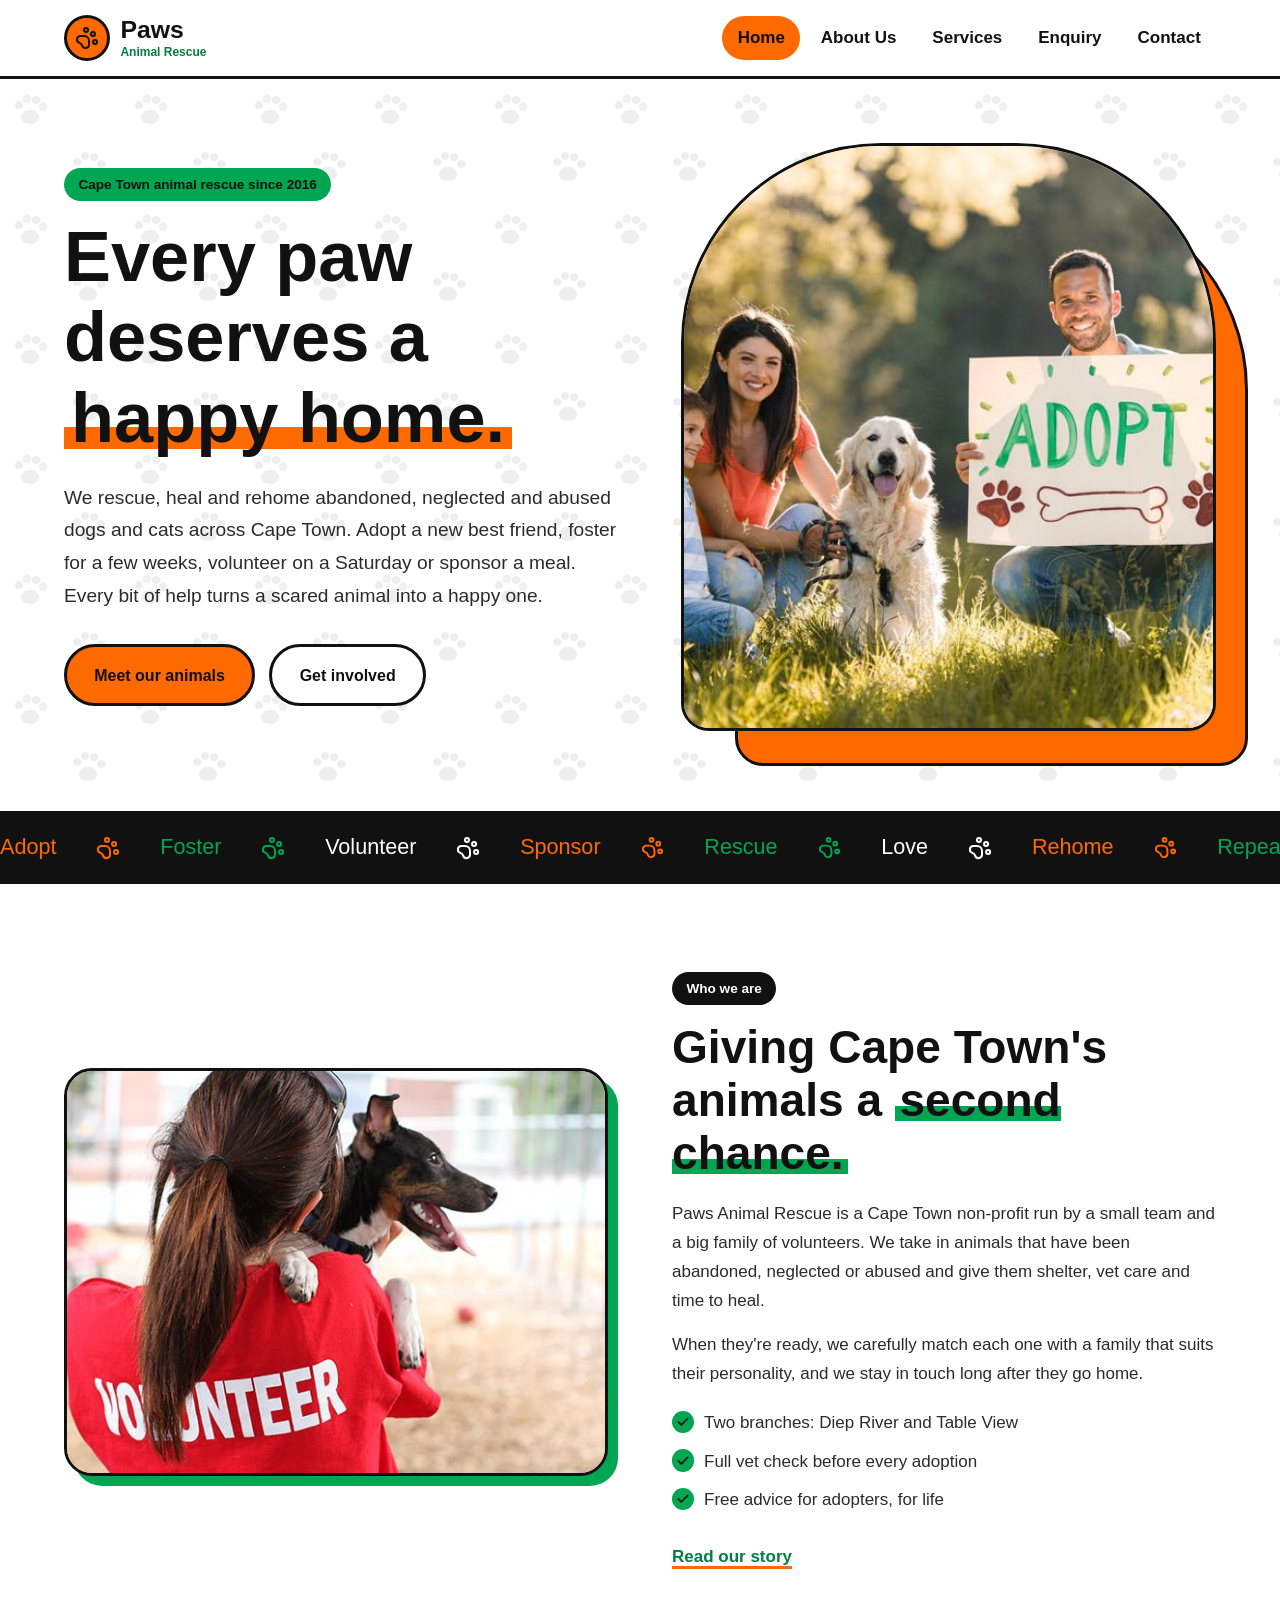
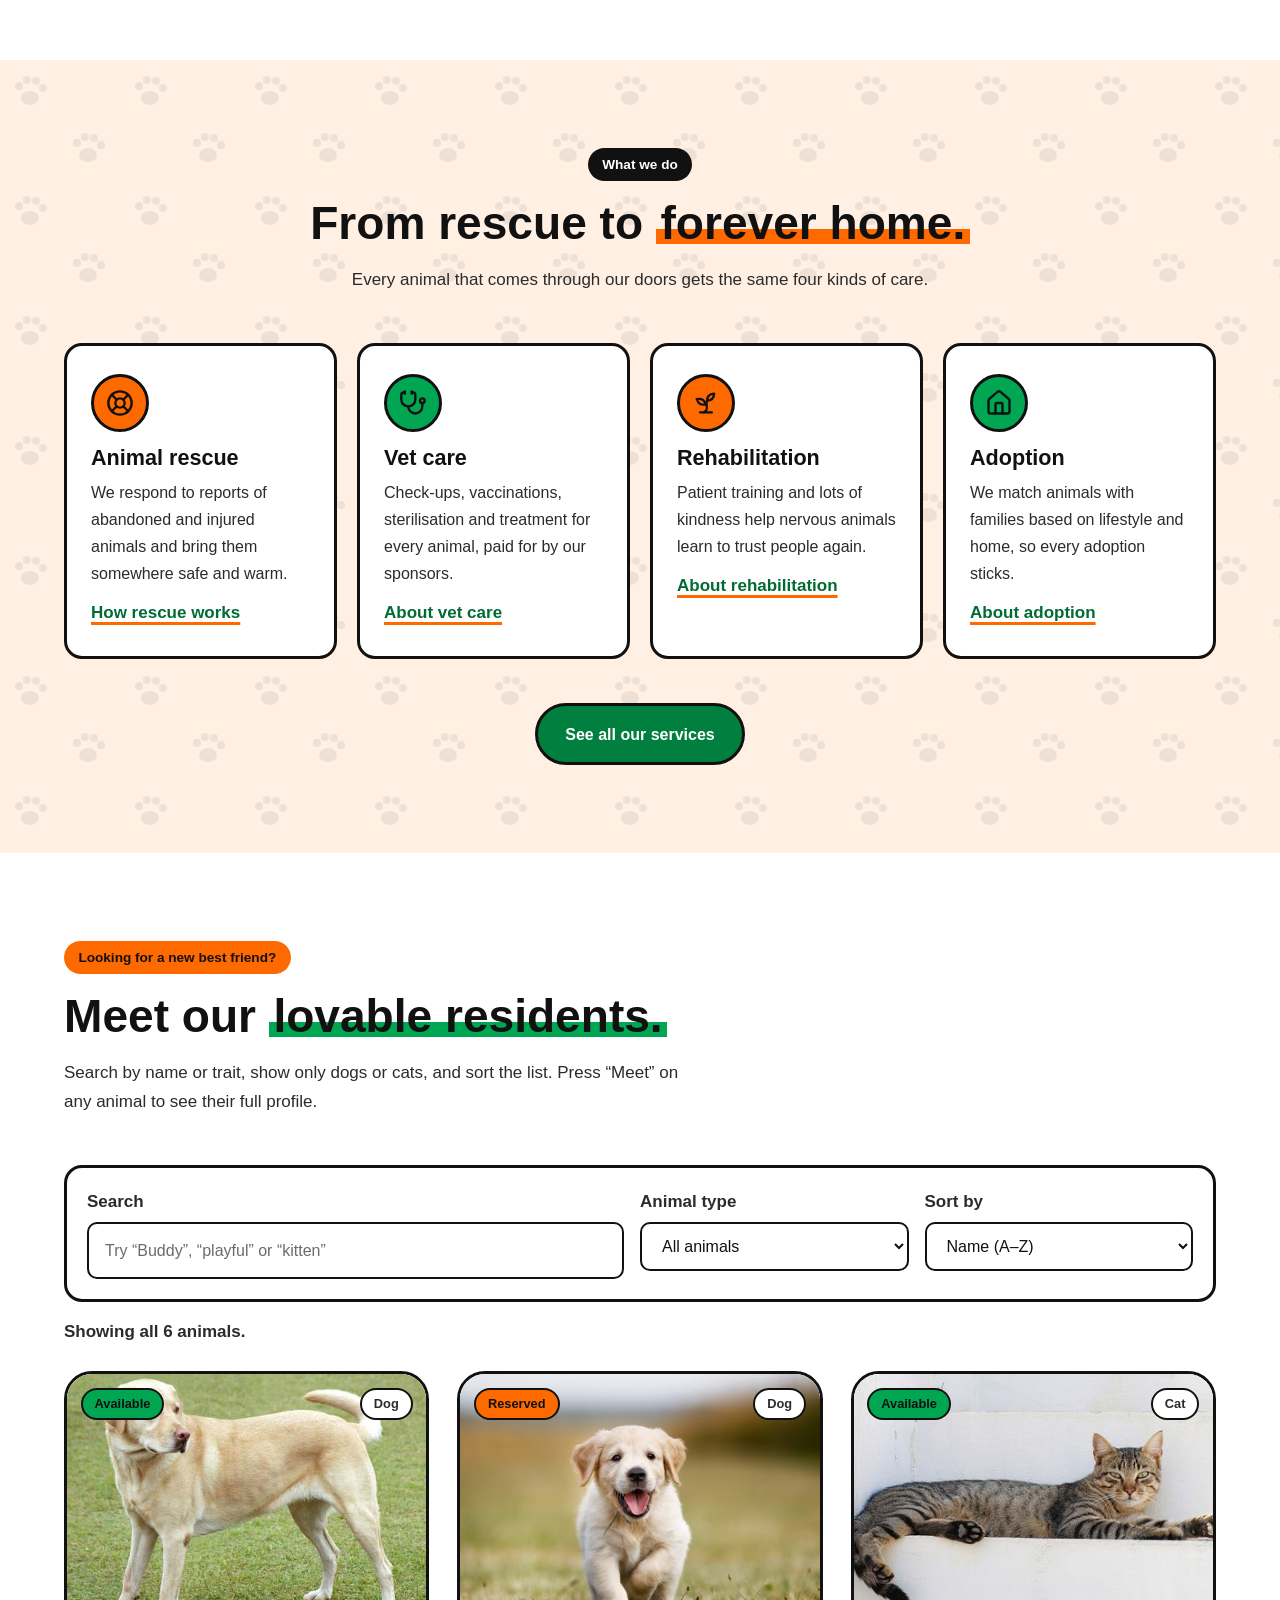
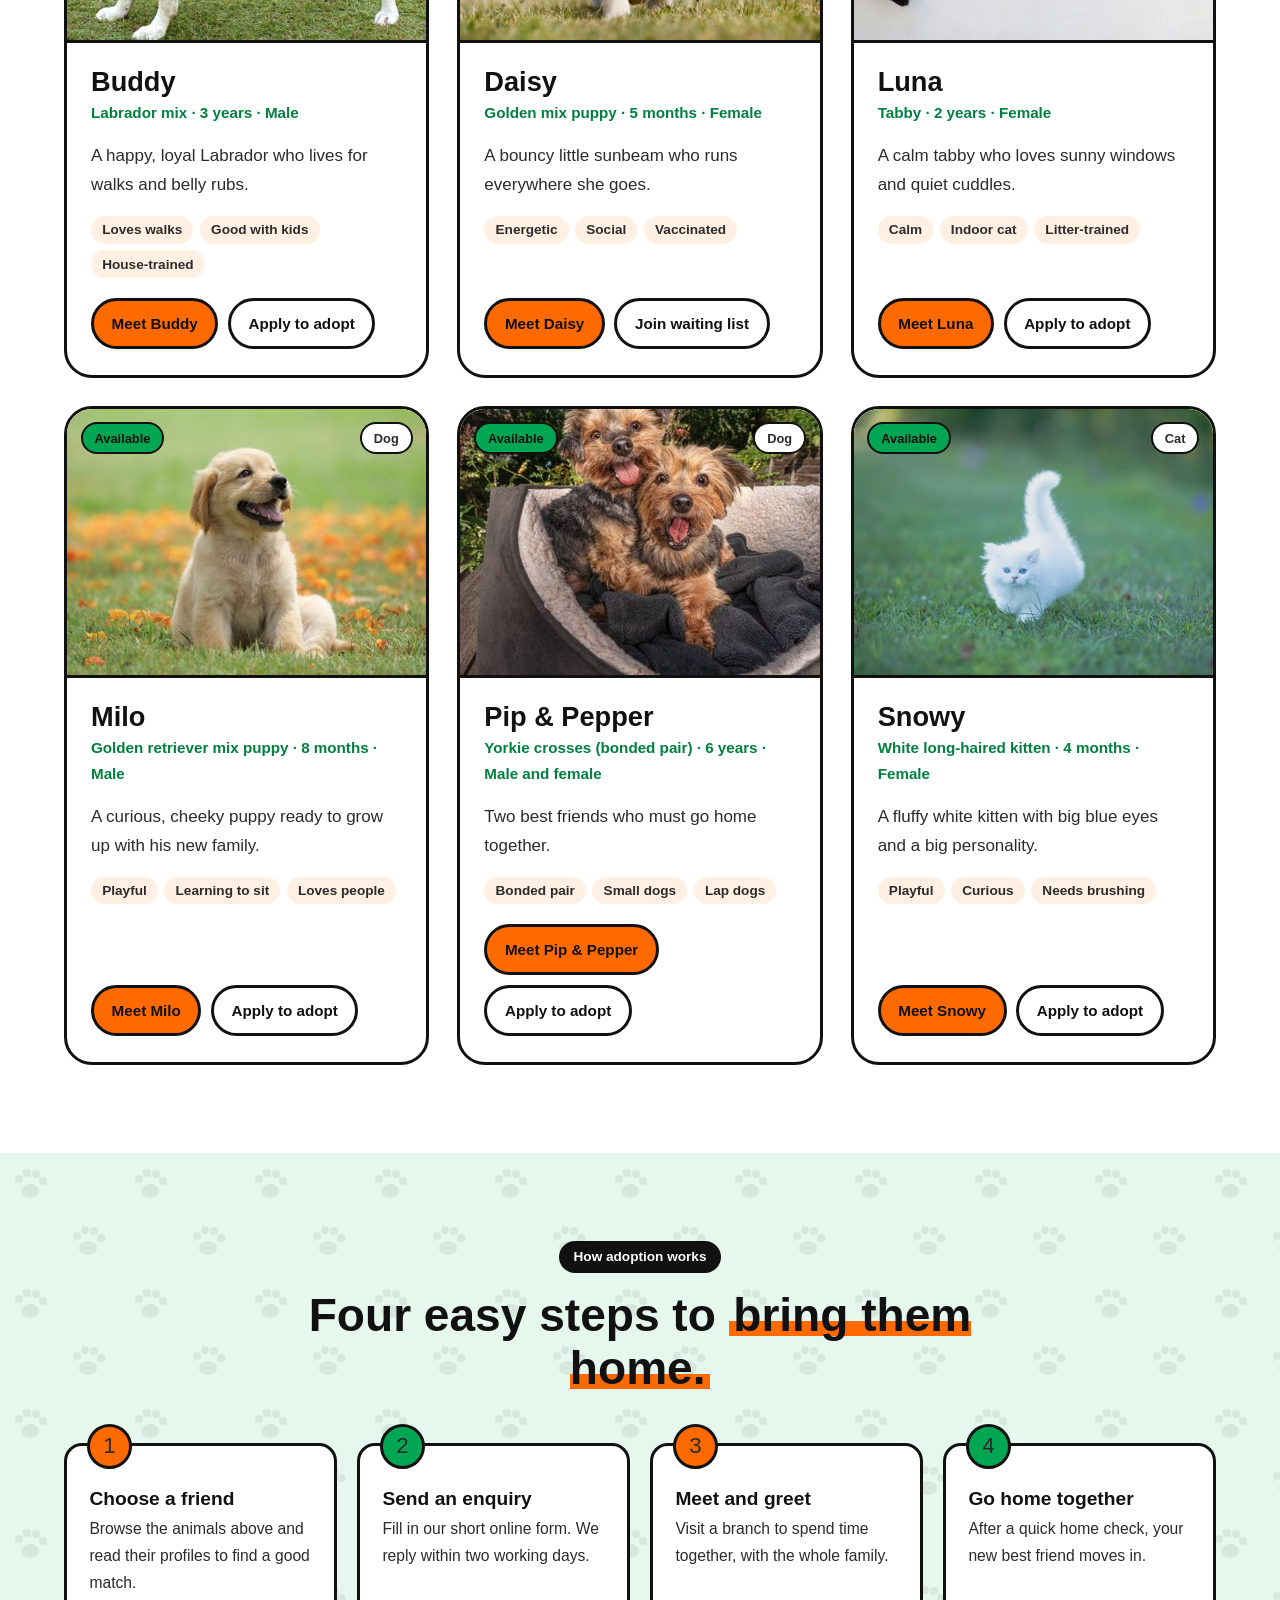
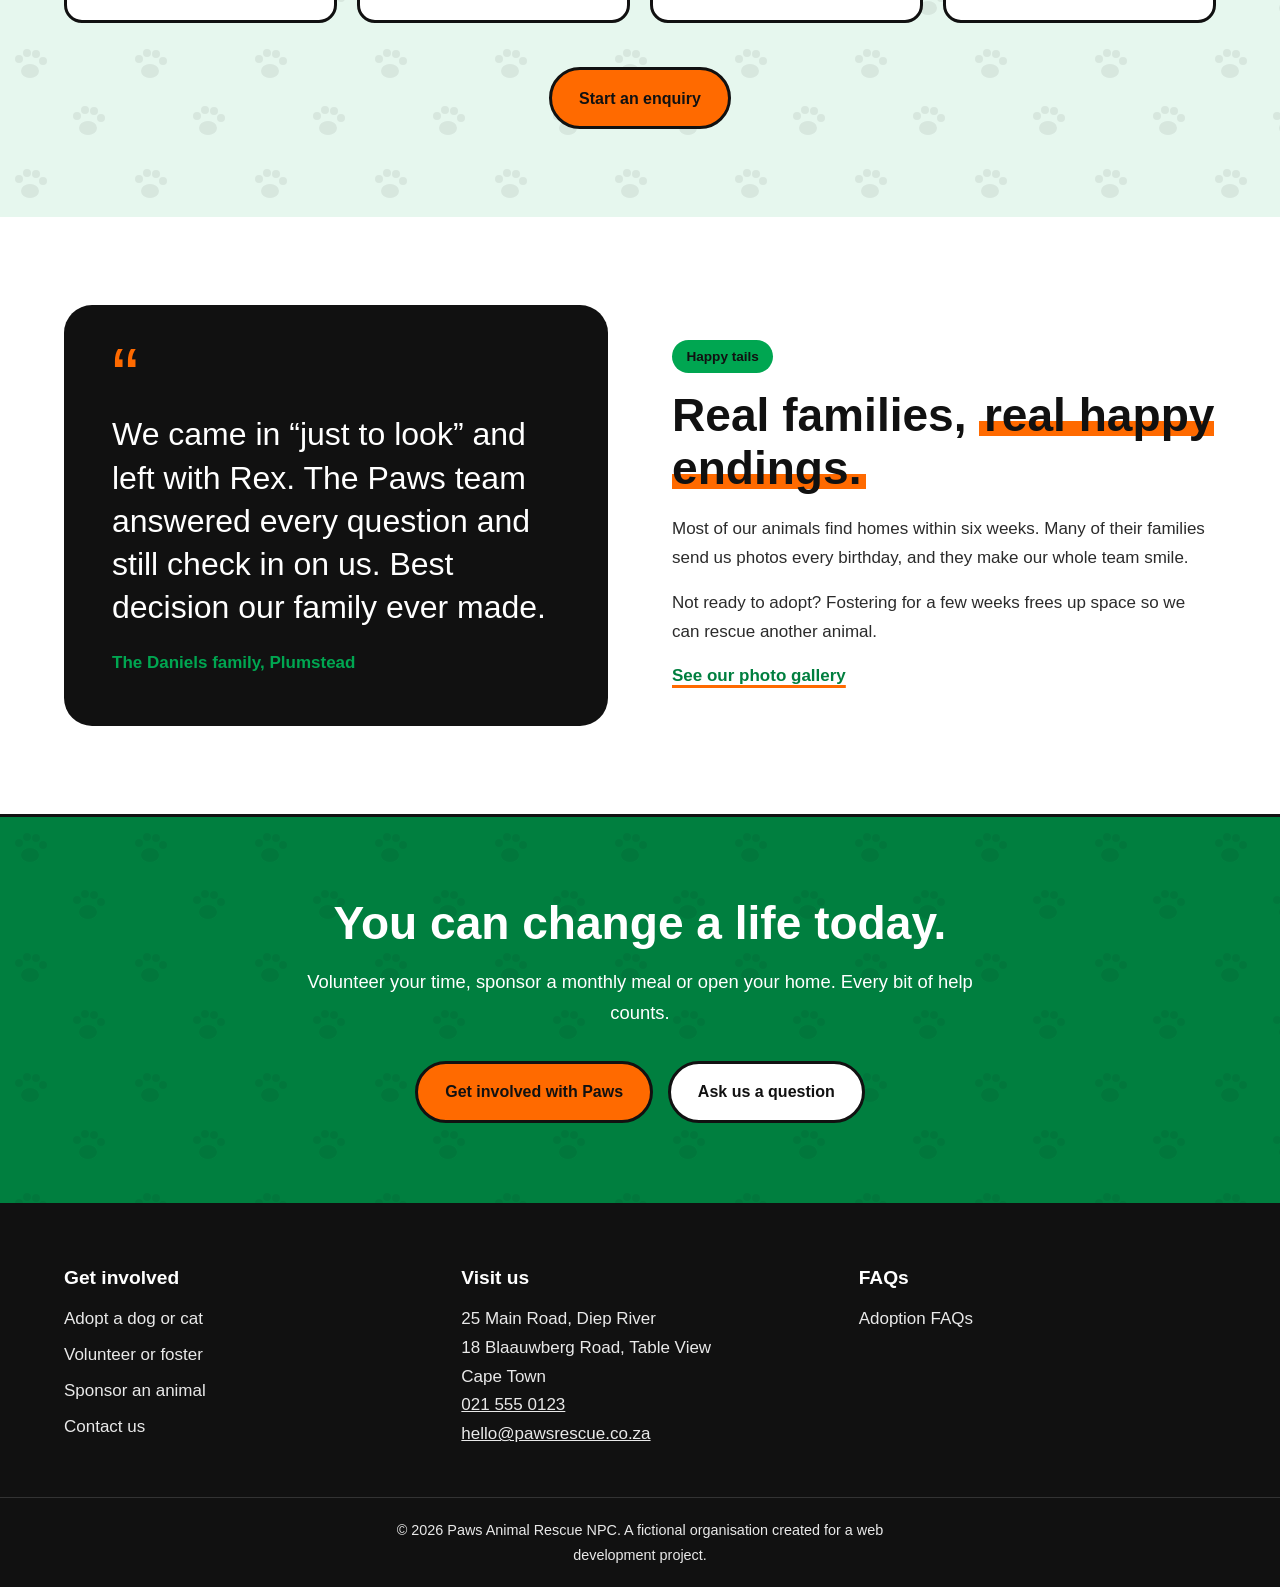
<file: index.html>
<!DOCTYPE html>
<html lang="en-ZA">
<head>
    <meta charset="UTF-8">
    <meta name="viewport" content="width=device-width, initial-scale=1.0">

    <!-- SECURITY: Content Security Policy only allows files from this site and the few trusted services we use -->
    <meta http-equiv="Content-Security-Policy" content="default-src 'self'; script-src 'self' https://unpkg.com; style-src 'self' 'unsafe-inline' https://fonts.googleapis.com https://unpkg.com; font-src https://fonts.gstatic.com; img-src 'self' data: https://*.tile.openstreetmap.org https://unpkg.com; connect-src 'self' https://jsonplaceholder.typicode.com; form-action 'self' https://jsonplaceholder.typicode.com mailto:; base-uri 'self'; object-src 'none'">
    <meta name="referrer" content="strict-origin-when-cross-origin">

    <!-- ON-PAGE SEO: unique title (under 60 characters) and meta description (under 160 characters) -->
    <title>Paws Animal Rescue | Adopt a Dog or Cat in Cape Town</title>
    <meta name="description" content="Adopt a rescue dog or cat in Cape Town. Paws Animal Rescue rescues, rehabilitates and rehomes abandoned animals. Meet our animals and apply online.">
    <meta name="keywords" content="animal rescue Cape Town, adopt a dog Cape Town, adopt a cat, rescue puppies, pet adoption South Africa, animal shelter Cape Town">
    <meta name="author" content="Paws Animal Rescue">
    <meta name="robots" content="index, follow">
    <link rel="canonical" href="https://animal-rescue-website-part-3.vercel.app/">
    <meta name="theme-color" content="#FF6A00">

    <!-- LOCAL SEO: location information -->
    <meta name="geo.region" content="ZA-WC">
    <meta name="geo.placename" content="Cape Town">

    <!-- OFF-PAGE SEO: Open Graph tags control how links look when shared on social media -->
    <meta property="og:type" content="website">
    <meta property="og:site_name" content="Paws Animal Rescue">
    <meta property="og:url" content="https://animal-rescue-website-part-3.vercel.app/">
    <meta property="og:title" content="Paws Animal Rescue | Adopt a Dog or Cat in Cape Town">
    <meta property="og:description" content="Adopt a rescue dog or cat in Cape Town. Paws Animal Rescue rescues, rehabilitates and rehomes abandoned animals. Meet our animals and apply online.">
    <meta property="og:image" content="https://animal-rescue-website-part-3.vercel.app/images/family-adopting-rescue-dog.jpg">
    <meta property="og:locale" content="en_ZA">
    <meta name="twitter:card" content="summary_large_image">

    <link rel="icon" href="data:image/svg+xml,%3Csvg xmlns='http://www.w3.org/2000/svg' viewBox='0 0 24 24'%3E%3Ccircle cx='12' cy='12' r='12' fill='%23FF6A00'/%3E%3Cg transform='translate%284.2 4.2%29 scale%28.65%29' fill='none' stroke='%23111' stroke-width='2.4' stroke-linecap='round' stroke-linejoin='round'%3E%3Ccircle cx='11' cy='4' r='2'/%3E%3Ccircle cx='18' cy='8' r='2'/%3E%3Ccircle cx='20' cy='16' r='2'/%3E%3Cpath d='M9 10a5 5 0 0 1 5 5v3.5a3.5 3.5 0 0 1-6.84 1.045Q6.52 17.48 4.46 16.84A3.5 3.5 0 0 1 5.5 10Z'/%3E%3C/g%3E%3C/svg%3E">

    <!-- PAGE SPEED: connect to the font server early; fonts use display=swap so text shows immediately -->
    <link rel="preconnect" href="https://fonts.googleapis.com">
    <link rel="preconnect" href="https://fonts.gstatic.com" crossorigin>
    <link rel="stylesheet" href="https://fonts.googleapis.com/css2?family=Fredoka:wght@500;600&family=Nunito:wght@400;600;700;800&display=swap">
    <link rel="stylesheet" href="css/style.css">
    <!-- LOCAL SEO: structured data tells search engines our name, locations, phone number and hours -->
    <script type="application/ld+json">
    {
        "@context": "https://schema.org",
        "@type": "AnimalShelter",
        "name": "Paws Animal Rescue",
        "url": "https://animal-rescue-website-part-3.vercel.app/",
        "description": "Cape Town non-profit animal rescue offering dog and cat adoption, fostering, volunteering and sponsorship.",
        "telephone": "+27215550123",
        "email": "hello@pawsrescue.co.za",
        "areaServed": "Cape Town",
        "address": [
            {"@type": "PostalAddress", "streetAddress": "25 Main Road", "addressLocality": "Diep River, Cape Town", "addressRegion": "Western Cape", "addressCountry": "ZA"},
            {"@type": "PostalAddress", "streetAddress": "18 Blaauwberg Road", "addressLocality": "Table View, Cape Town", "addressRegion": "Western Cape", "addressCountry": "ZA"}
        ],
        "openingHours": ["Mo-Fr 08:00-17:00", "Sa 09:00-14:00"]
    }
    </script>
</head>
<body>
    <a class="skip-link" href="#main">Skip to main content</a>

    <!-- ===== HEADER AND NAVIGATION ===== -->
    <header class="site-header">
        <nav class="navbar" aria-label="Main navigation">
            <a href="index.html" class="logo" aria-label="Paws Animal Rescue home page">
                <span class="logo-icon" aria-hidden="true"><svg class="icon icon-paw" viewBox="0 0 24 24" fill="none" stroke="currentColor" stroke-width="2" stroke-linecap="round" stroke-linejoin="round" aria-hidden="true" focusable="false"><circle cx="11" cy="4" r="2"/><circle cx="18" cy="8" r="2"/><circle cx="20" cy="16" r="2"/><path d="M9 10a5 5 0 0 1 5 5v3.5a3.5 3.5 0 0 1-6.84 1.045Q6.52 17.48 4.46 16.84A3.5 3.5 0 0 1 5.5 10Z"/></svg></span>
                <span class="logo-text"><strong>Paws</strong><small>Animal Rescue</small></span>
            </a>
            <ul class="nav-links" id="navLinks">
                <li><a href="index.html" class="active" aria-current="page">Home</a></li>
                <li><a href="about.html">About Us</a></li>
                <li><a href="services.html">Services</a></li>
                <li><a href="enquiry.html">Enquiry</a></li>
                <li><a href="contact.html">Contact</a></li>
            </ul>
            <button class="menu-toggle" id="menuToggle" type="button" aria-label="Open navigation menu" aria-controls="navLinks" aria-expanded="false"><svg class="icon icon-menu icon-open" viewBox="0 0 24 24" fill="none" stroke="currentColor" stroke-width="2" stroke-linecap="round" stroke-linejoin="round" aria-hidden="true" focusable="false"><path d="M4 6h16"/><path d="M4 12h16"/><path d="M4 18h16"/></svg><svg class="icon icon-x icon-close" viewBox="0 0 24 24" fill="none" stroke="currentColor" stroke-width="2" stroke-linecap="round" stroke-linejoin="round" aria-hidden="true" focusable="false"><path d="M18 6 6 18"/><path d="m6 6 12 12"/></svg></button>
        </nav>
    </header>

    <main id="main">

        <!-- ===== HERO ===== -->
        <section class="hero">
            <div class="container hero-grid">
                <div>
                    <span class="tag tag-green">Cape Town animal rescue since 2016</span>
                    <h1>Every paw deserves a <span class="mark">happy home.</span></h1>
                    <p class="hero-description">
                        We rescue, heal and rehome abandoned, neglected and abused dogs and cats across Cape Town.
                        Adopt a new best friend, foster for a few weeks, volunteer on a Saturday or sponsor a meal.
                        Every bit of help turns a scared animal into a happy one.
                    </p>
                    <div class="button-row">
                        <a href="#adopt" class="btn btn-primary">Meet our animals</a>
                        <a href="enquiry.html" class="btn btn-outline">Get involved</a>
                    </div>
                </div>
                <div class="hero-visual">
                    <div class="hero-photo">
                        <img src="images/family-adopting-rescue-dog.jpg" srcset="images/responsive/family-adopting-rescue-dog-480w.jpg 480w, images/responsive/family-adopting-rescue-dog-800w.jpg 800w, images/responsive/family-adopting-rescue-dog-1200w.jpg 1200w, images/family-adopting-rescue-dog.jpg 1600w" sizes="(max-width: 1000px) 92vw, 540px" width="1600" height="1067" alt="A smiling family with their newly adopted golden dog, holding a hand-painted ADOPT sign" fetchpriority="high" style="object-position:58% 50%">
                    </div>
                </div>
            </div>
        </section>

        <!-- Moving ticker band (decorative motion; duplicated text creates a seamless loop) -->
        <div class="ticker" aria-hidden="true">
            <div class="ticker-track"><span>Adopt</span><span>Foster</span><span>Volunteer</span><span>Sponsor</span><span>Rescue</span><span>Love</span><span>Rehome</span><span>Repeat</span><span>Adopt</span><span>Foster</span><span>Volunteer</span><span>Sponsor</span><span>Rescue</span><span>Love</span><span>Rehome</span><span>Repeat</span></div>
        </div>


        <!-- ===== INTRODUCTION ===== -->
        <section class="section">
            <div class="container two-column">
                <div class="image-frame reveal">
                    <img src="images/volunteer-hugging-rescue-dog.jpg" srcset="images/responsive/volunteer-hugging-rescue-dog-480w.jpg 480w, images/volunteer-hugging-rescue-dog.jpg 694w" sizes="(max-width: 760px) 92vw, 560px" width="694" height="416" alt="A Paws volunteer in a red T-shirt hugging a happy rescue dog" loading="lazy" decoding="async">
                </div>
                <div class="text-content">
                    <span class="tag">Who we are</span>
                    <h2>Giving Cape Town's animals a <span class="mark-green mark">second chance.</span></h2>
                    <p>
                        Paws Animal Rescue is a Cape Town non-profit run by a small team and a big family of volunteers.
                        We take in animals that have been abandoned, neglected or abused and give them shelter, vet care and time to heal.
                    </p>
                    <p>
                        When they're ready, we carefully match each one with a family that suits their personality,
                        and we stay in touch long after they go home.
                    </p>
                    <ul class="check-list">
                        <li>Two branches: Diep River and Table View</li>
                        <li>Full vet check before every adoption</li>
                        <li>Free advice for adopters, for life</li>
                    </ul>
                    <a href="about.html" class="text-link">Read our story</a>
                </div>
            </div>
        </section>

        <!-- ===== SERVICES PREVIEW ===== -->
        <section class="section section-tint-orange section-paws">
            <div class="container">
                <div class="section-heading centered">
                    <span class="tag">What we do</span>
                    <h2>From rescue to <span class="mark">forever home.</span></h2>
                    <p>Every animal that comes through our doors gets the same four kinds of care.</p>
                </div>
                <div class="card-grid-4">
                    <article class="info-card reveal">
                        <div class="icon-bubble" aria-hidden="true"><svg class="icon icon-lifebuoy" viewBox="0 0 24 24" fill="none" stroke="currentColor" stroke-width="2" stroke-linecap="round" stroke-linejoin="round" aria-hidden="true" focusable="false"><circle cx="12" cy="12" r="10"/><path d="m4.93 4.93 4.24 4.24"/><path d="m14.83 9.17 4.24-4.24"/><path d="m14.83 14.83 4.24 4.24"/><path d="m9.17 14.83-4.24 4.24"/><circle cx="12" cy="12" r="4"/></svg></div>
                        <h3>Animal rescue</h3>
                        <p>We respond to reports of abandoned and injured animals and bring them somewhere safe and warm.</p>
                        <a class="text-link" href="services.html#animal-rescue">How rescue works</a>
                    </article>
                    <article class="info-card reveal">
                        <div class="icon-bubble" aria-hidden="true"><svg class="icon icon-steth" viewBox="0 0 24 24" fill="none" stroke="currentColor" stroke-width="2" stroke-linecap="round" stroke-linejoin="round" aria-hidden="true" focusable="false"><path d="M11 2v2"/><path d="M5 2v2"/><path d="M5 3H4a2 2 0 0 0-2 2v4a6 6 0 0 0 12 0V5a2 2 0 0 0-2-2h-1"/><path d="M8 15a6 6 0 0 0 12 0v-3"/><circle cx="20" cy="10" r="2"/></svg></div>
                        <h3>Vet care</h3>
                        <p>Check-ups, vaccinations, sterilisation and treatment for every animal, paid for by our sponsors.</p>
                        <a class="text-link" href="services.html#veterinary-care">About vet care</a>
                    </article>
                    <article class="info-card reveal">
                        <div class="icon-bubble" aria-hidden="true"><svg class="icon icon-sprout" viewBox="0 0 24 24" fill="none" stroke="currentColor" stroke-width="2" stroke-linecap="round" stroke-linejoin="round" aria-hidden="true" focusable="false"><path d="M7 20h10"/><path d="M10 20c5.5-2.5.8-6.4 3-10"/><path d="M9.5 9.4c1.1.8 1.8 2.2 2.3 3.7-2 .4-3.5.4-4.8-.3-1.2-.6-2.3-1.9-3-4.2 2.8-.5 4.4 0 5.5.8z"/><path d="M14.1 6a7 7 0 0 0-1.1 4c1.9-.1 3.3-.6 4.3-1.4 1-1 1.6-2.3 1.7-4.6-2.7.1-4 1-4.9 2z"/></svg></div>
                        <h3>Rehabilitation</h3>
                        <p>Patient training and lots of kindness help nervous animals learn to trust people again.</p>
                        <a class="text-link" href="services.html#rehabilitation">About rehabilitation</a>
                    </article>
                    <article class="info-card reveal">
                        <div class="icon-bubble" aria-hidden="true"><svg class="icon icon-house" viewBox="0 0 24 24" fill="none" stroke="currentColor" stroke-width="2" stroke-linecap="round" stroke-linejoin="round" aria-hidden="true" focusable="false"><path d="M15 21v-8a1 1 0 0 0-1-1h-4a1 1 0 0 0-1 1v8"/><path d="M3 10a2 2 0 0 1 .709-1.528l7-5.999a2 2 0 0 1 2.582 0l7 5.999A2 2 0 0 1 21 10v9a2 2 0 0 1-2 2H5a2 2 0 0 1-2-2z"/></svg></div>
                        <h3>Adoption</h3>
                        <p>We match animals with families based on lifestyle and home, so every adoption sticks.</p>
                        <a class="text-link" href="services.html#adoption">About adoption</a>
                    </article>
                </div>
                <div class="center-button"><a href="services.html" class="btn btn-green">See all our services</a></div>
            </div>
        </section>

        <!-- ===== ANIMAL DIRECTORY (cards are loaded dynamically from js/animals.js) ===== -->
        <section class="section" id="adopt">
            <div class="container">
                <div class="section-heading">
                    <span class="tag tag-orange">Looking for a new best friend?</span>
                    <h2>Meet our <span class="mark-green mark">lovable residents.</span></h2>
                    <p>Search by name or trait, show only dogs or cats, and sort the list. Press “Meet” on any animal to see their full profile.</p>
                </div>

                <div class="animal-tools" role="search" aria-label="Find an animal to adopt">
                    <div>
                        <label for="animalSearch">Search</label>
                        <input type="search" id="animalSearch" placeholder="Try “Buddy”, “playful” or “kitten”" autocomplete="off">
                    </div>
                    <div>
                        <label for="animalSpecies">Animal type</label>
                        <select id="animalSpecies">
                            <option value="all">All animals</option>
                            <option value="dog">Dogs</option>
                            <option value="cat">Cats</option>
                        </select>
                    </div>
                    <div>
                        <label for="animalSort">Sort by</label>
                        <select id="animalSort">
                            <option value="name">Name (A–Z)</option>
                            <option value="age-young">Youngest first</option>
                            <option value="age-old">Oldest first</option>
                            <option value="fee-low">Lowest adoption fee</option>
                        </select>
                    </div>
                </div>
                <p id="animalResults" class="animal-results" aria-live="polite">Loading animals…</p>

                <div class="animal-cards" id="animalCards">
                    <noscript><p class="no-results">Turn on JavaScript to browse our animals, or <a href="contact.html">contact us</a> to hear who is available.</p></noscript>
                </div>
            </div>
        </section>

        <!-- ===== ADOPTION STEPS ===== -->
        <section class="section section-tint-green section-paws">
            <div class="container">
                <div class="section-heading centered">
                    <span class="tag">How adoption works</span>
                    <h2>Four easy steps to <span class="mark">bring them home.</span></h2>
                </div>
                <ol class="steps">
                    <li class="reveal"><h3>Choose a friend</h3><p>Browse the animals above and read their profiles to find a good match.</p></li>
                    <li class="reveal"><h3>Send an enquiry</h3><p>Fill in our short online form. We reply within two working days.</p></li>
                    <li class="reveal"><h3>Meet and greet</h3><p>Visit a branch to spend time together, with the whole family.</p></li>
                    <li class="reveal"><h3>Go home together</h3><p>After a quick home check, your new best friend moves in.</p></li>
                </ol>
                <div class="center-button"><a href="enquiry.html" class="btn btn-primary">Start an enquiry</a></div>
            </div>
        </section>

        <!-- ===== TESTIMONIAL ===== -->
        <section class="section">
            <div class="container two-column">
                <figure class="quote-card reveal">
                    <blockquote>
                        <p>We came in “just to look” and left with Rex. The Paws team answered every question and still check in on us. Best decision our family ever made.</p>
                    </blockquote>
                    <figcaption>The Daniels family, Plumstead</figcaption>
                </figure>
                <div class="text-content">
                    <span class="tag tag-green">Happy tails</span>
                    <h2>Real families, <span class="mark">real happy endings.</span></h2>
                    <p>Most of our animals find homes within six weeks. Many of their families send us photos every birthday, and they make our whole team smile.</p>
                    <p>Not ready to adopt? Fostering for a few weeks frees up space so we can rescue another animal.</p>
                    <a class="text-link" href="about.html#gallery">See our photo gallery</a>
                </div>
            </div>
        </section>

        <!-- ===== CALL TO ACTION ===== -->
        <section class="cta-section">
            <div class="container">
                <h2>You can change a life today.</h2>
                <p>Volunteer your time, sponsor a monthly meal or open your home. Every bit of help counts.</p>
                <div class="button-row">
                    <a href="enquiry.html" class="btn btn-primary">Get involved with Paws</a>
                    <a href="contact.html" class="btn btn-light">Ask us a question</a>
                </div>
            </div>
        </section>
    </main>

    <!-- ===== FOOTER (internal links, contact details and social media links) ===== -->
    <footer class="site-footer">
        <div class="container footer-grid">
            <div>
                <h3>Get involved</h3>
                <ul class="footer-links">
                    <li><a href="index.html#adopt">Adopt a dog or cat</a></li>
                    <li><a href="enquiry.html">Volunteer or foster</a></li>
                    <li><a href="enquiry.html">Sponsor an animal</a></li>
                    <li><a href="contact.html">Contact us</a></li>
                </ul>
            </div>
            <div>
                <h3>Visit us</h3>
                <p>25 Main Road, Diep River<br>18 Blaauwberg Road, Table View<br>Cape Town</p>
                <p><a href="tel:+27215550123">021 555 0123</a><br><a href="mailto:hello@pawsrescue.co.za">hello@pawsrescue.co.za</a></p>
            </div>
            <div>
                <h3>FAQs</h3>
                <ul class="footer-links">
                    <li><a href="services.html#faq">Adoption FAQs</a></li>
                </ul>
            </div>
        </div>
        <div class="footer-bottom">
            <p>© <span data-year>2026</span> Paws Animal Rescue NPC. A fictional organisation created for a web development project.</p>
        </div>
    </footer>

    <!-- PAGE SPEED: scripts load with "defer" so they never block the page from displaying -->
    <script src="js/animals.js" defer></script>
    <script src="js/script.js" defer></script>
</body>
</html>
</file>
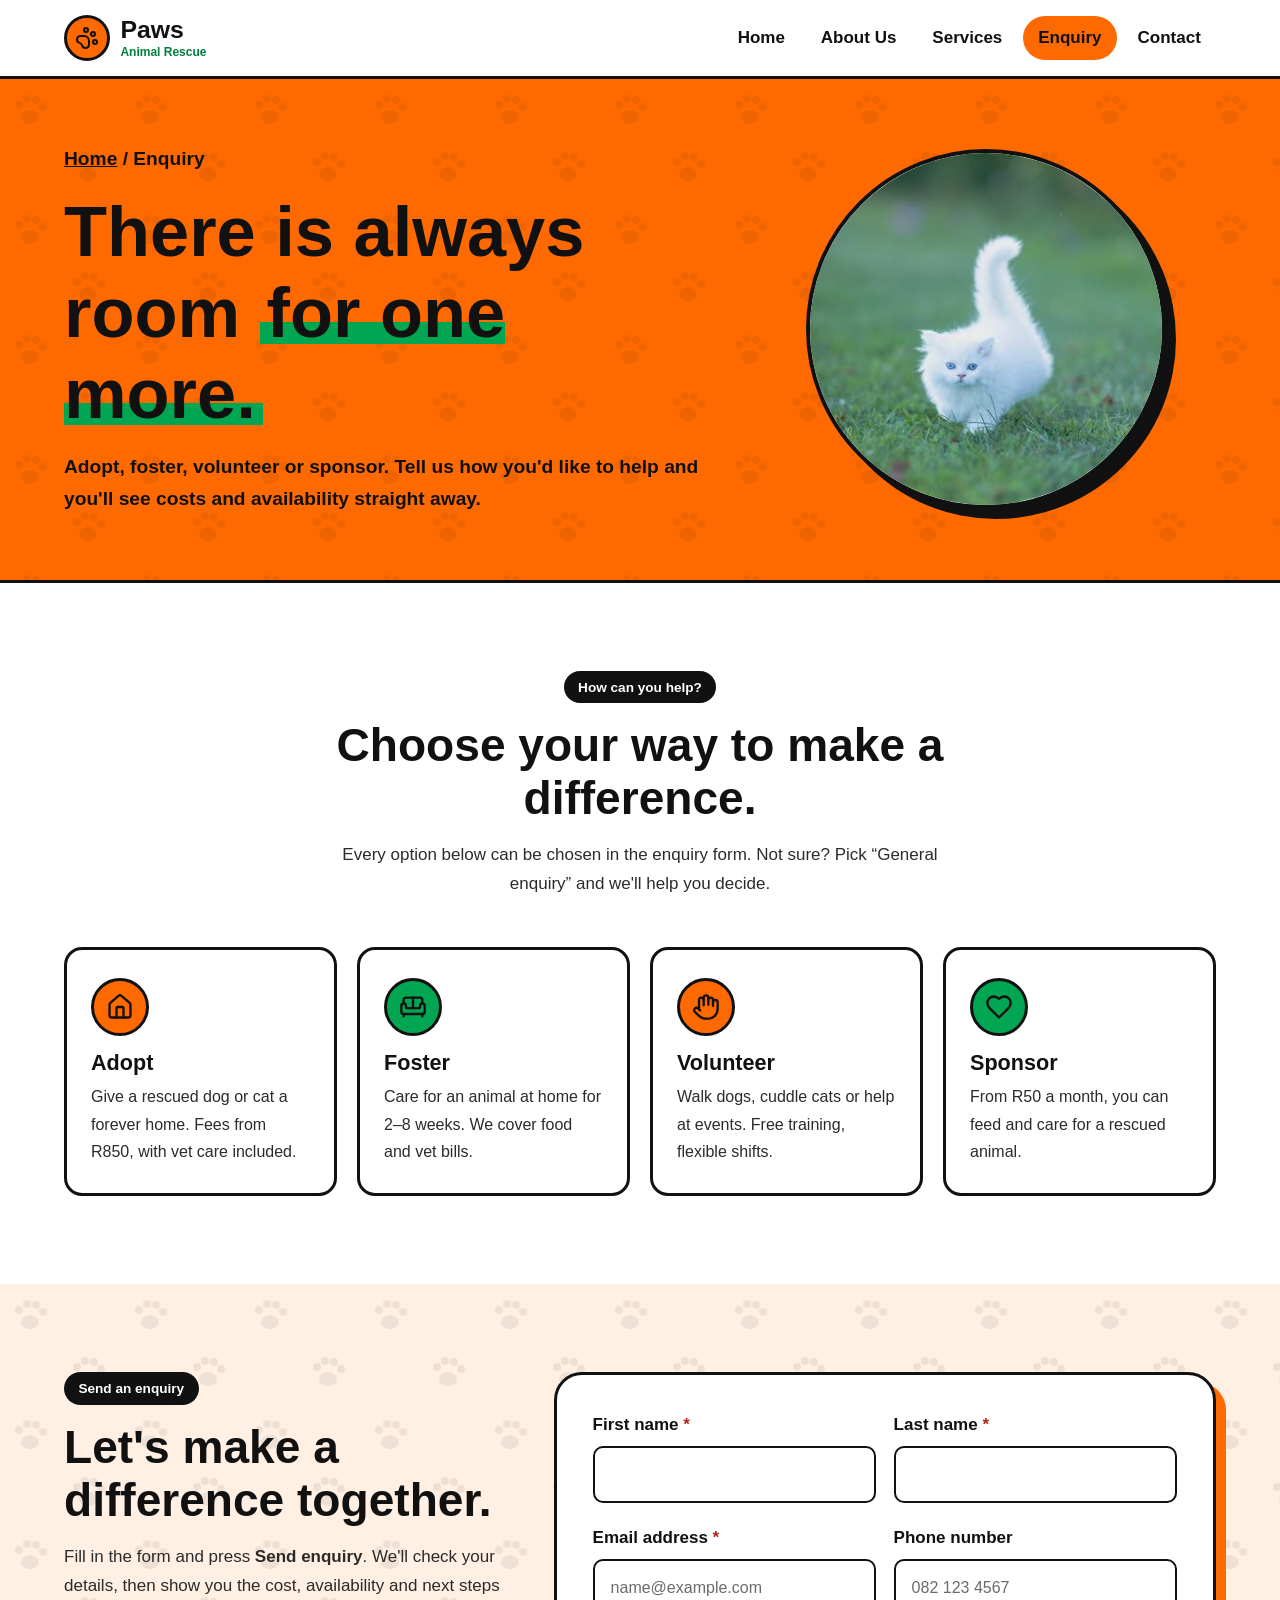
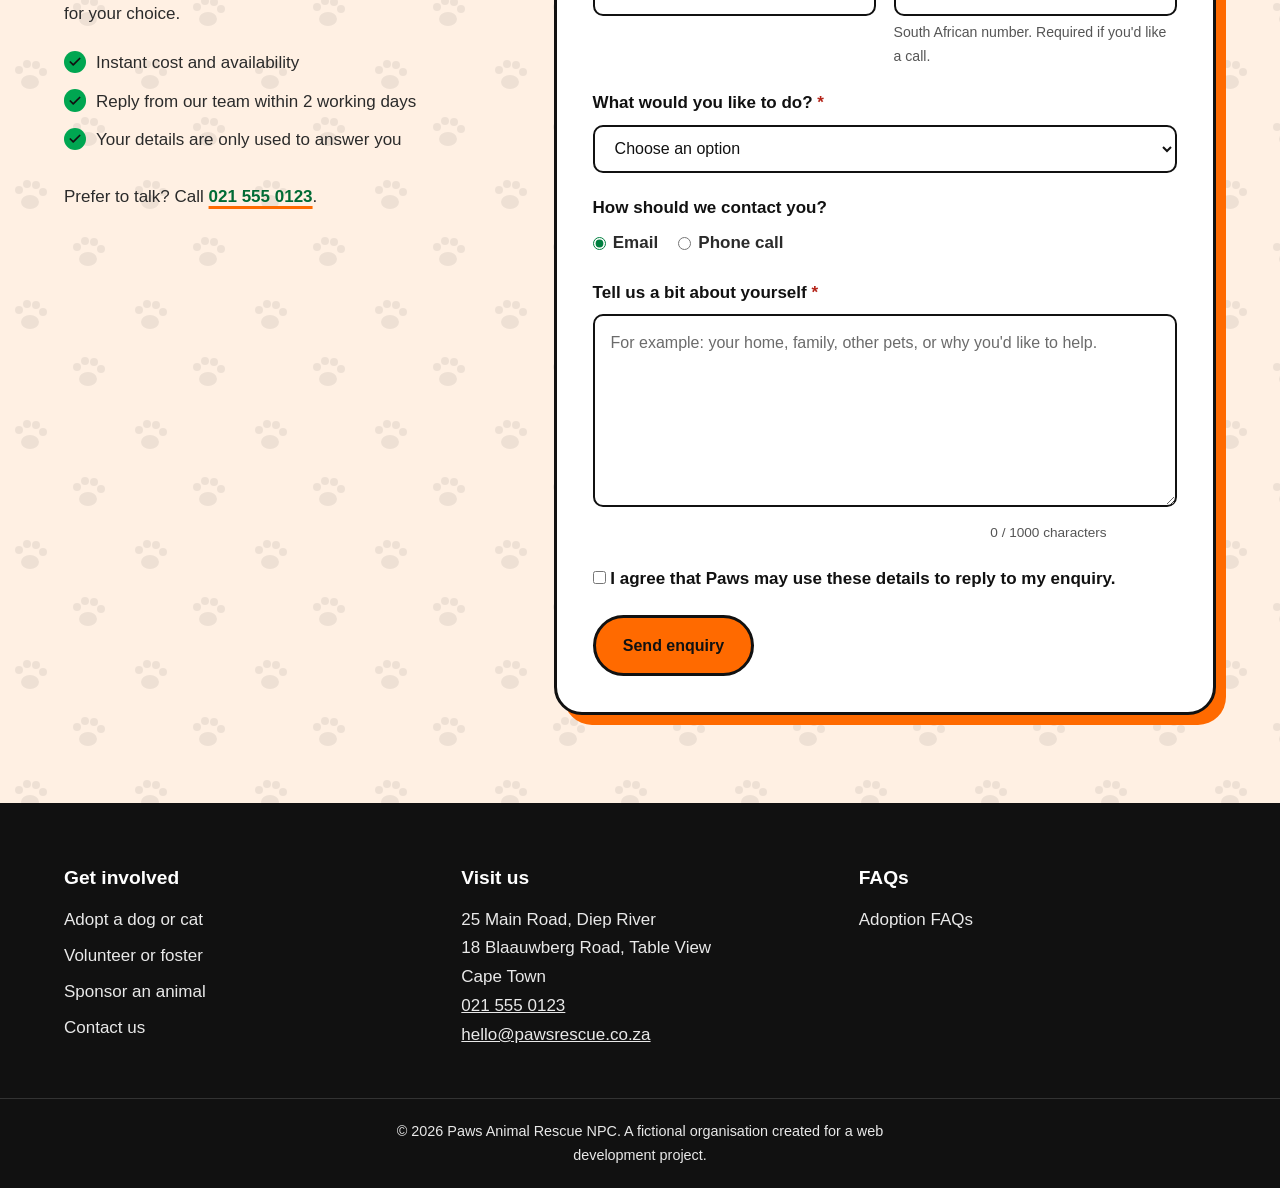
<file: enquiry.html>
<!DOCTYPE html>
<html lang="en-ZA">
<head>
    <meta charset="UTF-8">
    <meta name="viewport" content="width=device-width, initial-scale=1.0">

    <!-- SECURITY: Content Security Policy only allows files from this site and the few trusted services we use -->
    <meta http-equiv="Content-Security-Policy" content="default-src 'self'; script-src 'self' https://unpkg.com; style-src 'self' 'unsafe-inline' https://fonts.googleapis.com https://unpkg.com; font-src https://fonts.gstatic.com; img-src 'self' data: https://*.tile.openstreetmap.org https://unpkg.com; connect-src 'self' https://jsonplaceholder.typicode.com; form-action 'self' https://jsonplaceholder.typicode.com mailto:; base-uri 'self'; object-src 'none'">
    <meta name="referrer" content="strict-origin-when-cross-origin">

    <!-- ON-PAGE SEO: unique title (under 60 characters) and meta description (under 160 characters) -->
    <title>Adopt, Foster, Volunteer or Sponsor | Paws Animal Rescue</title>
    <meta name="description" content="Enquire about adopting a pet, fostering, volunteering or sponsoring an animal at Paws Animal Rescue in Cape Town. Get instant costs and availability.">
    <meta name="keywords" content="adopt a pet Cape Town, volunteer at animal shelter, foster animals Cape Town, sponsor a rescue dog, adoption enquiry">
    <meta name="author" content="Paws Animal Rescue">
    <meta name="robots" content="index, follow">
    <link rel="canonical" href="https://animal-rescue-website-part-3.vercel.app/enquiry.html">
    <meta name="theme-color" content="#FF6A00">

    <!-- LOCAL SEO: location information -->
    <meta name="geo.region" content="ZA-WC">
    <meta name="geo.placename" content="Cape Town">

    <!-- OFF-PAGE SEO: Open Graph tags control how links look when shared on social media -->
    <meta property="og:type" content="website">
    <meta property="og:site_name" content="Paws Animal Rescue">
    <meta property="og:url" content="https://animal-rescue-website-part-3.vercel.app/enquiry.html">
    <meta property="og:title" content="Adopt, Foster, Volunteer or Sponsor | Paws Animal Rescue">
    <meta property="og:description" content="Enquire about adopting a pet, fostering, volunteering or sponsoring an animal at Paws Animal Rescue in Cape Town. Get instant costs and availability.">
    <meta property="og:image" content="https://animal-rescue-website-part-3.vercel.app/images/family-adopting-rescue-dog.jpg">
    <meta property="og:locale" content="en_ZA">
    <meta name="twitter:card" content="summary_large_image">

    <link rel="icon" href="data:image/svg+xml,%3Csvg xmlns='http://www.w3.org/2000/svg' viewBox='0 0 24 24'%3E%3Ccircle cx='12' cy='12' r='12' fill='%23FF6A00'/%3E%3Cg transform='translate%284.2 4.2%29 scale%28.65%29' fill='none' stroke='%23111' stroke-width='2.4' stroke-linecap='round' stroke-linejoin='round'%3E%3Ccircle cx='11' cy='4' r='2'/%3E%3Ccircle cx='18' cy='8' r='2'/%3E%3Ccircle cx='20' cy='16' r='2'/%3E%3Cpath d='M9 10a5 5 0 0 1 5 5v3.5a3.5 3.5 0 0 1-6.84 1.045Q6.52 17.48 4.46 16.84A3.5 3.5 0 0 1 5.5 10Z'/%3E%3C/g%3E%3C/svg%3E">

    <!-- PAGE SPEED: connect to the font server early; fonts use display=swap so text shows immediately -->
    <link rel="preconnect" href="https://fonts.googleapis.com">
    <link rel="preconnect" href="https://fonts.gstatic.com" crossorigin>
    <link rel="stylesheet" href="https://fonts.googleapis.com/css2?family=Fredoka:wght@500;600&family=Nunito:wght@400;600;700;800&display=swap">
    <link rel="stylesheet" href="css/style.css">
</head>
<body>
    <a class="skip-link" href="#main">Skip to main content</a>

    <!-- ===== HEADER AND NAVIGATION ===== -->
    <header class="site-header">
        <nav class="navbar" aria-label="Main navigation">
            <a href="index.html" class="logo" aria-label="Paws Animal Rescue home page">
                <span class="logo-icon" aria-hidden="true"><svg class="icon icon-paw" viewBox="0 0 24 24" fill="none" stroke="currentColor" stroke-width="2" stroke-linecap="round" stroke-linejoin="round" aria-hidden="true" focusable="false"><circle cx="11" cy="4" r="2"/><circle cx="18" cy="8" r="2"/><circle cx="20" cy="16" r="2"/><path d="M9 10a5 5 0 0 1 5 5v3.5a3.5 3.5 0 0 1-6.84 1.045Q6.52 17.48 4.46 16.84A3.5 3.5 0 0 1 5.5 10Z"/></svg></span>
                <span class="logo-text"><strong>Paws</strong><small>Animal Rescue</small></span>
            </a>
            <ul class="nav-links" id="navLinks">
                <li><a href="index.html">Home</a></li>
                <li><a href="about.html">About Us</a></li>
                <li><a href="services.html">Services</a></li>
                <li><a href="enquiry.html" class="active" aria-current="page">Enquiry</a></li>
                <li><a href="contact.html">Contact</a></li>
            </ul>
            <button class="menu-toggle" id="menuToggle" type="button" aria-label="Open navigation menu" aria-controls="navLinks" aria-expanded="false"><svg class="icon icon-menu icon-open" viewBox="0 0 24 24" fill="none" stroke="currentColor" stroke-width="2" stroke-linecap="round" stroke-linejoin="round" aria-hidden="true" focusable="false"><path d="M4 6h16"/><path d="M4 12h16"/><path d="M4 18h16"/></svg><svg class="icon icon-x icon-close" viewBox="0 0 24 24" fill="none" stroke="currentColor" stroke-width="2" stroke-linecap="round" stroke-linejoin="round" aria-hidden="true" focusable="false"><path d="M18 6 6 18"/><path d="m6 6 12 12"/></svg></button>
        </nav>
    </header>

    <main id="main">
        <!-- Page banner -->
        <section class="page-banner">
            <div class="container page-banner-grid">
                <div>
                    <p class="breadcrumb"><a href="index.html">Home</a> / Enquiry</p>
                    <h1>There is always room <span class="mark-green mark">for one more.</span></h1>
                    <p>Adopt, foster, volunteer or sponsor. Tell us how you'd like to help and you'll see costs and availability straight away.</p>
                </div>
                <div class="banner-photo">
                    <img src="images/white-kitten-snowy.jpg" srcset="images/responsive/white-kitten-snowy-480w.jpg 480w, images/responsive/white-kitten-snowy-800w.jpg 800w, images/white-kitten-snowy.jpg 1200w" sizes="(max-width: 1000px) 240px, 360px" width="1200" height="900" alt="Snowy, a fluffy white kitten, walking on the grass" fetchpriority="high" style="object-position:50% 40%">
                </div>
            </div>
        </section>

        <!-- ===== WAYS TO GET INVOLVED ===== -->
        <section class="section">
            <div class="container">
                <div class="section-heading centered">
                    <span class="tag">How can you help?</span>
                    <h2>Choose your way to make a difference.</h2>
                    <p>Every option below can be chosen in the enquiry form. Not sure? Pick “General enquiry” and we'll help you decide.</p>
                </div>
                <div class="card-grid-4">
                    <article class="info-card reveal"><div class="icon-bubble" aria-hidden="true"><svg class="icon icon-house" viewBox="0 0 24 24" fill="none" stroke="currentColor" stroke-width="2" stroke-linecap="round" stroke-linejoin="round" aria-hidden="true" focusable="false"><path d="M15 21v-8a1 1 0 0 0-1-1h-4a1 1 0 0 0-1 1v8"/><path d="M3 10a2 2 0 0 1 .709-1.528l7-5.999a2 2 0 0 1 2.582 0l7 5.999A2 2 0 0 1 21 10v9a2 2 0 0 1-2 2H5a2 2 0 0 1-2-2z"/></svg></div><h3>Adopt</h3><p>Give a rescued dog or cat a forever home. Fees from R850, with vet care included.</p></article>
                    <article class="info-card reveal"><div class="icon-bubble" aria-hidden="true"><svg class="icon icon-sofa" viewBox="0 0 24 24" fill="none" stroke="currentColor" stroke-width="2" stroke-linecap="round" stroke-linejoin="round" aria-hidden="true" focusable="false"><path d="M20 9V6a2 2 0 0 0-2-2H6a2 2 0 0 0-2 2v3"/><path d="M2 16a2 2 0 0 0 2 2h16a2 2 0 0 0 2-2v-5a2 2 0 0 0-4 0v1.5a.5.5 0 0 1-.5.5h-11a.5.5 0 0 1-.5-.5V11a2 2 0 0 0-4 0z"/><path d="M4 18v2"/><path d="M20 18v2"/><path d="M12 4v9"/></svg></div><h3>Foster</h3><p>Care for an animal at home for 2–8 weeks. We cover food and vet bills.</p></article>
                    <article class="info-card reveal"><div class="icon-bubble" aria-hidden="true"><svg class="icon icon-hand" viewBox="0 0 24 24" fill="none" stroke="currentColor" stroke-width="2" stroke-linecap="round" stroke-linejoin="round" aria-hidden="true" focusable="false"><path d="M18 11V6a2 2 0 0 0-2-2a2 2 0 0 0-2 2"/><path d="M14 10V4a2 2 0 0 0-2-2a2 2 0 0 0-2 2v2"/><path d="M10 10.5V6a2 2 0 0 0-2-2a2 2 0 0 0-2 2v8"/><path d="M18 8a2 2 0 1 1 4 0v6a8 8 0 0 1-8 8h-2c-2.8 0-4.5-.86-5.99-2.34l-3.6-3.6a2 2 0 0 1 2.83-2.82L7 15"/></svg></div><h3>Volunteer</h3><p>Walk dogs, cuddle cats or help at events. Free training, flexible shifts.</p></article>
                    <article class="info-card reveal"><div class="icon-bubble" aria-hidden="true"><svg class="icon icon-heart" viewBox="0 0 24 24" fill="none" stroke="currentColor" stroke-width="2" stroke-linecap="round" stroke-linejoin="round" aria-hidden="true" focusable="false"><path d="M19 14c1.49-1.46 3-3.21 3-5.5A5.5 5.5 0 0 0 16.5 3c-1.76 0-3 .5-4.5 2-1.5-1.5-2.74-2-4.5-2A5.5 5.5 0 0 0 2 8.5c0 2.3 1.5 4.05 3 5.5l7 7Z"/></svg></div><h3>Sponsor</h3><p>From R50 a month, you can feed and care for a rescued animal.</p></article>
                </div>
            </div>
        </section>

        <!-- ===== ENQUIRY FORM ===== -->
        <section class="section section-tint-orange section-paws" id="enquiry-form">
            <div class="container form-layout">
                <aside class="form-aside">
                    <span class="tag">Send an enquiry</span>
                    <h2>Let's make a difference together.</h2>
                    <p>Fill in the form and press <strong>Send enquiry</strong>. We'll check your details, then show you the cost, availability and next steps for your choice.</p>
                    <ul class="check-list">
                        <li>Instant cost and availability</li>
                        <li>Reply from our team within 2 working days</li>
                        <li>Your details are only used to answer you</li>
                    </ul>
                    <p>Prefer to talk? Call <a class="text-link" href="tel:+27215550123">021 555 0123</a>.</p>
                </aside>

                <div>
                    <!-- Shown when arriving from an animal's "Apply to adopt" link -->
                    <div id="animalNotice" class="form-message info" role="status" hidden></div>

                    <!-- novalidate: JavaScript shows friendlier error messages, but the HTML5 attributes remain as a backup -->
                    <form id="enquiryForm" class="form-card" action="https://jsonplaceholder.typicode.com/posts" method="post" novalidate>
                        <div class="form-row">
                            <div class="form-group">
                                <label for="firstName">First name <span class="required" aria-hidden="true">*</span></label>
                                <input type="text" id="firstName" name="firstName" autocomplete="given-name" required maxlength="50" data-validate="name" data-label="First name" aria-describedby="firstNameError">
                                <span class="field-error" id="firstNameError" aria-live="polite"></span>
                            </div>
                            <div class="form-group">
                                <label for="lastName">Last name <span class="required" aria-hidden="true">*</span></label>
                                <input type="text" id="lastName" name="lastName" autocomplete="family-name" required maxlength="50" data-validate="name" data-label="Last name" aria-describedby="lastNameError">
                                <span class="field-error" id="lastNameError" aria-live="polite"></span>
                            </div>
                        </div>

                        <div class="form-row">
                            <div class="form-group">
                                <label for="email">Email address <span class="required" aria-hidden="true">*</span></label>
                                <input type="email" id="email" name="email" autocomplete="email" required maxlength="100" placeholder="name@example.com" data-validate="email" data-label="Email address" aria-describedby="emailError">
                                <span class="field-error" id="emailError" aria-live="polite"></span>
                            </div>
                            <div class="form-group">
                                <label for="phone">Phone number <span class="required" id="phoneRequiredMark" aria-hidden="true" hidden>*</span></label>
                                <input type="tel" id="phone" name="phone" autocomplete="tel" placeholder="082 123 4567" pattern="[0-9+ ()-]{10,16}" maxlength="16" data-validate="phone" data-label="Phone number" aria-describedby="phoneHint phoneError">
                                <span class="hint" id="phoneHint">South African number. Required if you'd like a call.</span>
                                <span class="field-error" id="phoneError" aria-live="polite"></span>
                            </div>
                        </div>

                        <div class="form-group">
                            <label for="enquiryType">What would you like to do? <span class="required" aria-hidden="true">*</span></label>
                            <select id="enquiryType" name="enquiryType" required data-label="Enquiry type" aria-describedby="enquiryTypeError">
                                <option value="">Choose an option</option>
                                <option value="adoption">Adopt an animal</option>
                                <option value="foster">Foster an animal</option>
                                <option value="volunteer">Volunteer</option>
                                <option value="sponsor">Sponsor an animal</option>
                                <option value="general">General enquiry</option>
                            </select>
                            <span class="field-error" id="enquiryTypeError" aria-live="polite"></span>
                        </div>

                        <!-- Only shown for adoption and fostering. The list is filled in by JavaScript from js/animals.js -->
                        <div class="form-group" data-show-for="animal" hidden>
                            <label for="animalOfInterest">Which animal are you interested in?</label>
                            <select id="animalOfInterest" name="animal">
                                <option value="">Not sure yet – any animal</option>
                            </select>
                        </div>

                        <!-- Only shown for sponsorship -->
                        <div class="form-group" data-show-for="sponsor" hidden>
                            <label for="sponsorTier">Monthly sponsorship <span class="required" aria-hidden="true">*</span></label>
                            <select id="sponsorTier" name="sponsorTier" data-required-when-shown="true" data-label="Sponsorship amount" aria-describedby="sponsorTierError">
                                <option value="">Choose an amount</option>
                                <option value="150">Paw Pal – R150 a month</option>
                                <option value="300">Best Friend – R300 a month</option>
                                <option value="600">Guardian Angel – R600 a month</option>
                                <option value="custom">My own amount</option>
                            </select>
                            <span class="field-error" id="sponsorTierError" aria-live="polite"></span>
                        </div>
                        <div class="form-group" id="customAmountGroup" hidden>
                            <label for="customAmount">Your monthly amount in rand <span class="required" aria-hidden="true">*</span></label>
                            <input type="number" id="customAmount" name="customAmount" min="50" max="50000" step="1" inputmode="numeric" placeholder="e.g. 250" data-validate="amount" data-label="Monthly amount" aria-describedby="customAmountError">
                            <span class="field-error" id="customAmountError" aria-live="polite"></span>
                        </div>

                        <!-- Only shown for volunteering -->
                        <div class="form-group" data-show-for="volunteer" hidden>
                            <label for="volunteerArea">Where would you like to help? <span class="required" aria-hidden="true">*</span></label>
                            <select id="volunteerArea" name="volunteerArea" data-required-when-shown="true" data-label="Volunteer area" aria-describedby="volunteerAreaError">
                                <option value="">Choose an area</option>
                                <option value="care">Animal care (feeding and cleaning)</option>
                                <option value="walking">Dog walking</option>
                                <option value="events">Events and fundraising</option>
                                <option value="admin">Admin and social media</option>
                            </select>
                            <span class="field-error" id="volunteerAreaError" aria-live="polite"></span>
                        </div>

                        <!-- Shown for adoption, fostering and volunteering -->
                        <div class="form-group" data-show-for="visit" hidden>
                            <label for="visitDate">Preferred visit date <span class="required" aria-hidden="true">*</span></label>
                            <input type="date" id="visitDate" name="visitDate" data-required-when-shown="true" data-validate="visit-date" data-label="Visit date" aria-describedby="visitDateHint visitDateError">
                            <span class="hint" id="visitDateHint">Monday to Saturday, within the next 60 days.</span>
                            <span class="field-error" id="visitDateError" aria-live="polite"></span>
                        </div>

                        <fieldset class="form-group">
                            <legend>How should we contact you?</legend>
                            <div class="radio-options">
                                <label><input type="radio" name="contactMethod" value="email" checked> Email</label>
                                <label><input type="radio" name="contactMethod" value="phone"> Phone call</label>
                            </div>
                        </fieldset>

                        <div class="form-group">
                            <label for="message">Tell us a bit about yourself <span class="required" aria-hidden="true">*</span></label>
                            <textarea id="message" name="message" rows="6" required minlength="20" maxlength="1000" data-label="Your message" placeholder="For example: your home, family, other pets, or why you'd like to help." aria-describedby="messageCount messageError"></textarea>
                            <p class="char-count" id="messageCount">0 / 1000 characters</p>
                            <span class="field-error" id="messageError" aria-live="polite"></span>
                        </div>

                        <div class="form-group">
                            <label class="radio-options consent-label">
                                <input type="checkbox" id="consent" name="consent" value="yes" required data-message="Please agree so that we can contact you about your enquiry." aria-describedby="consentError">
                                I agree that Paws may use these details to reply to my enquiry.
                            </label>
                            <span class="field-error" id="consentError" aria-live="polite"></span>
                        </div>

                        <button type="submit" class="btn btn-primary">Send enquiry</button>
                        <div id="enquiryMessage" class="form-message" role="alert" hidden></div>
                        <div id="enquiryResult" class="result-card" aria-live="polite" hidden></div>
                    </form>
                </div>
            </div>
        </section>
    </main>

    <!-- ===== FOOTER (internal links, contact details and social media links) ===== -->
    <footer class="site-footer">
        <div class="container footer-grid">
            <div>
                <h3>Get involved</h3>
                <ul class="footer-links">
                    <li><a href="index.html#adopt">Adopt a dog or cat</a></li>
                    <li><a href="enquiry.html">Volunteer or foster</a></li>
                    <li><a href="enquiry.html">Sponsor an animal</a></li>
                    <li><a href="contact.html">Contact us</a></li>
                </ul>
            </div>
            <div>
                <h3>Visit us</h3>
                <p>25 Main Road, Diep River<br>18 Blaauwberg Road, Table View<br>Cape Town</p>
                <p><a href="tel:+27215550123">021 555 0123</a><br><a href="mailto:hello@pawsrescue.co.za">hello@pawsrescue.co.za</a></p>
            </div>
            <div>
                <h3>FAQs</h3>
                <ul class="footer-links">
                    <li><a href="services.html#faq">Adoption FAQs</a></li>
                </ul>
            </div>
        </div>
        <div class="footer-bottom">
            <p>© <span data-year>2026</span> Paws Animal Rescue NPC. A fictional organisation created for a web development project.</p>
        </div>
    </footer>

    <!-- PAGE SPEED: scripts load with "defer" so they never block the page from displaying -->
    <script src="js/animals.js" defer></script>
    <script src="js/script.js" defer></script>
</body>
</html>
</file>
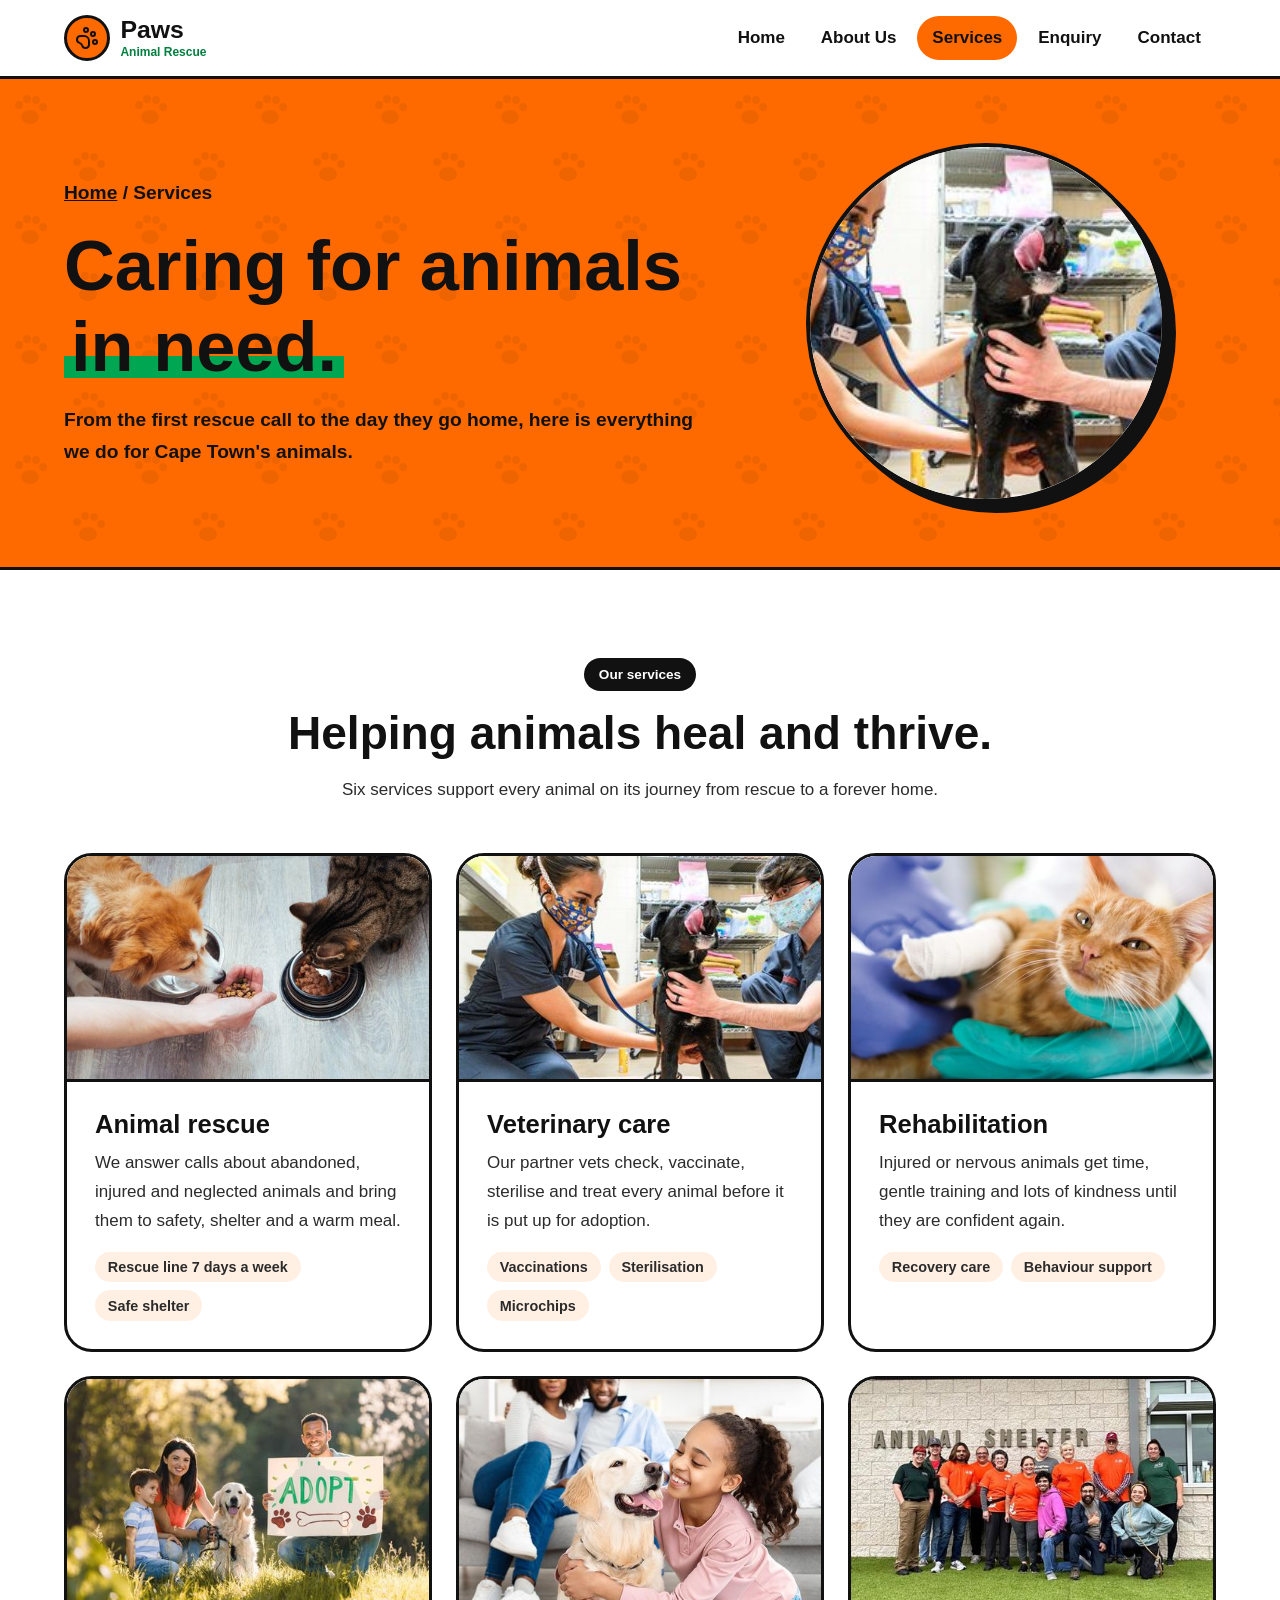
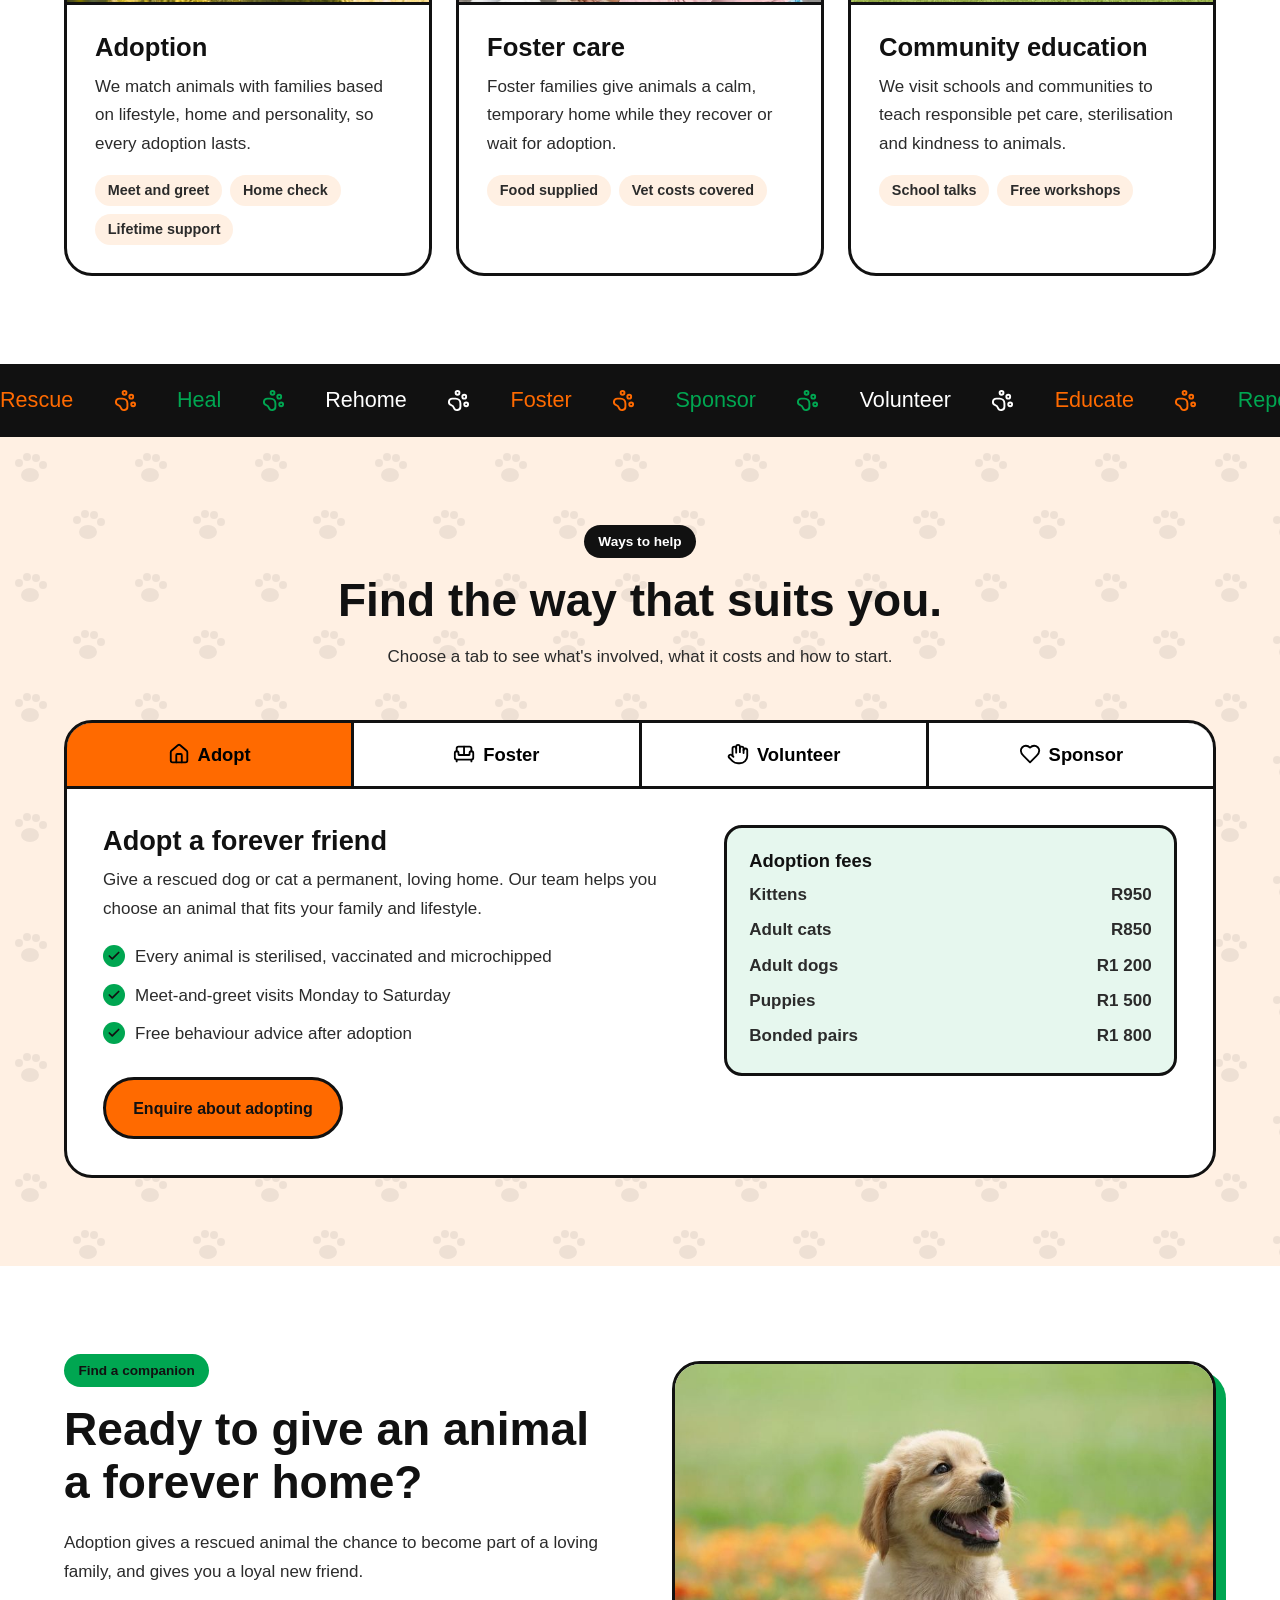
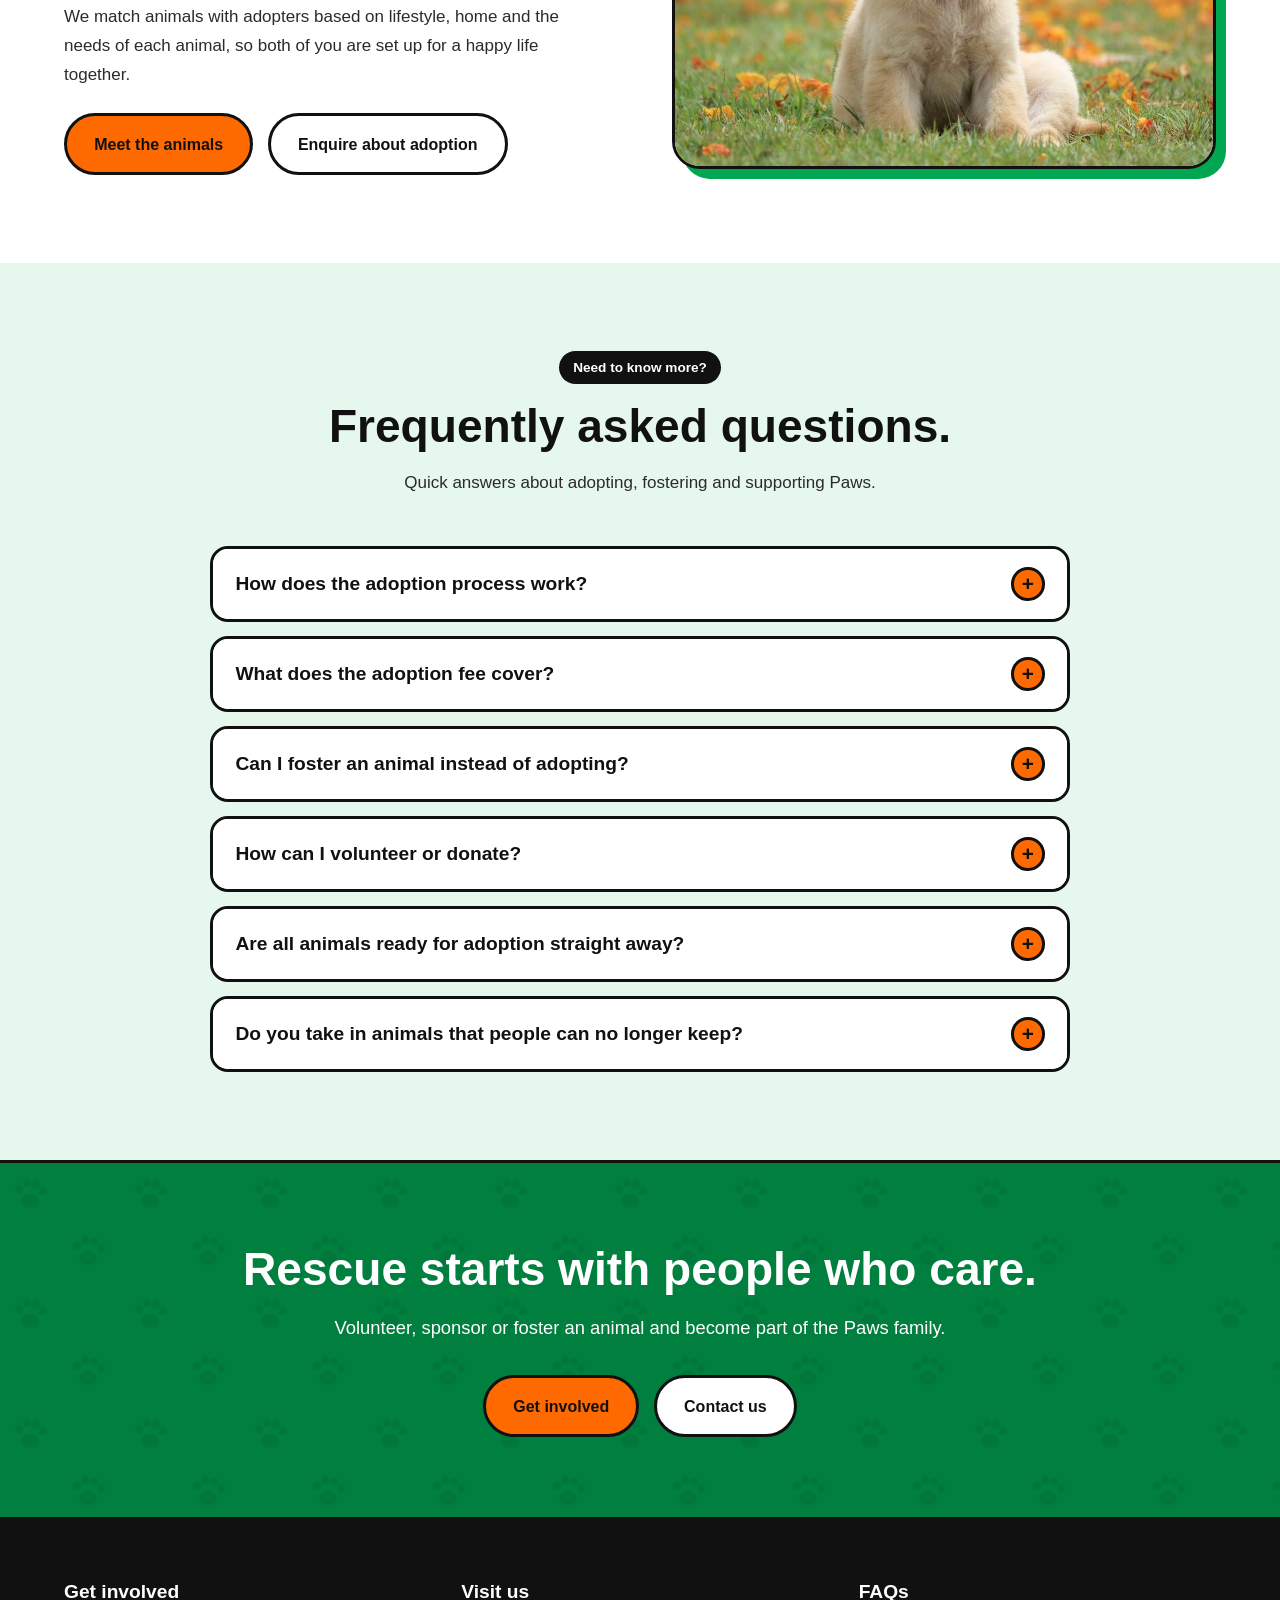
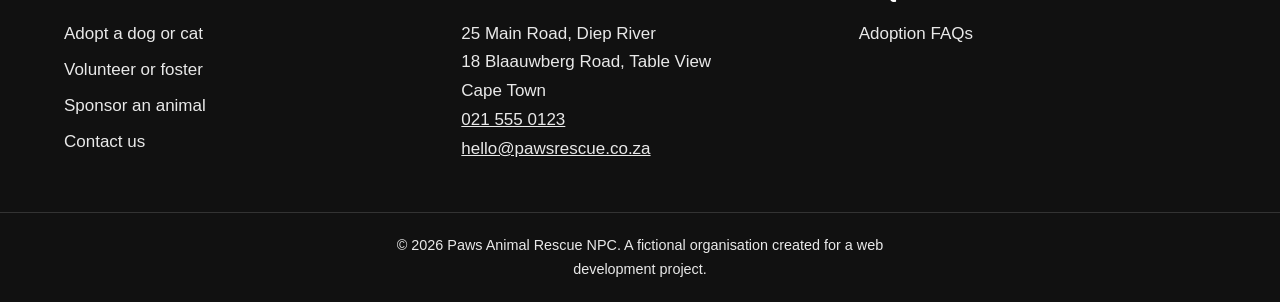
<file: services.html>
<!DOCTYPE html>
<html lang="en-ZA">
<head>
    <meta charset="UTF-8">
    <meta name="viewport" content="width=device-width, initial-scale=1.0">

    <!-- SECURITY: Content Security Policy only allows files from this site and the few trusted services we use -->
    <meta http-equiv="Content-Security-Policy" content="default-src 'self'; script-src 'self' https://unpkg.com; style-src 'self' 'unsafe-inline' https://fonts.googleapis.com https://unpkg.com; font-src https://fonts.gstatic.com; img-src 'self' data: https://*.tile.openstreetmap.org https://unpkg.com; connect-src 'self' https://jsonplaceholder.typicode.com; form-action 'self' https://jsonplaceholder.typicode.com mailto:; base-uri 'self'; object-src 'none'">
    <meta name="referrer" content="strict-origin-when-cross-origin">

    <!-- ON-PAGE SEO: unique title (under 60 characters) and meta description (under 160 characters) -->
    <title>Animal Rescue Services | Adoption & Foster Care Cape Town</title>
    <meta name="description" content="Animal rescue, vet care, rehabilitation, adoption, foster care and education in Cape Town. See adoption fees, sponsorship and answers to common questions.">
    <meta name="keywords" content="pet adoption fees Cape Town, foster a dog, animal rehabilitation, sponsor a rescue animal, volunteer animal shelter Cape Town">
    <meta name="author" content="Paws Animal Rescue">
    <meta name="robots" content="index, follow">
    <link rel="canonical" href="https://animal-rescue-website-part-3.vercel.app/services.html">
    <meta name="theme-color" content="#FF6A00">

    <!-- LOCAL SEO: location information -->
    <meta name="geo.region" content="ZA-WC">
    <meta name="geo.placename" content="Cape Town">

    <!-- OFF-PAGE SEO: Open Graph tags control how links look when shared on social media -->
    <meta property="og:type" content="website">
    <meta property="og:site_name" content="Paws Animal Rescue">
    <meta property="og:url" content="https://animal-rescue-website-part-3.vercel.app/services.html">
    <meta property="og:title" content="Animal Rescue Services | Adoption & Foster Care Cape Town">
    <meta property="og:description" content="Animal rescue, vet care, rehabilitation, adoption, foster care and education in Cape Town. See adoption fees, sponsorship options and answers to common questions.">
    <meta property="og:image" content="https://animal-rescue-website-part-3.vercel.app/images/family-adopting-rescue-dog.jpg">
    <meta property="og:locale" content="en_ZA">
    <meta name="twitter:card" content="summary_large_image">

    <link rel="icon" href="data:image/svg+xml,%3Csvg xmlns='http://www.w3.org/2000/svg' viewBox='0 0 24 24'%3E%3Ccircle cx='12' cy='12' r='12' fill='%23FF6A00'/%3E%3Cg transform='translate%284.2 4.2%29 scale%28.65%29' fill='none' stroke='%23111' stroke-width='2.4' stroke-linecap='round' stroke-linejoin='round'%3E%3Ccircle cx='11' cy='4' r='2'/%3E%3Ccircle cx='18' cy='8' r='2'/%3E%3Ccircle cx='20' cy='16' r='2'/%3E%3Cpath d='M9 10a5 5 0 0 1 5 5v3.5a3.5 3.5 0 0 1-6.84 1.045Q6.52 17.48 4.46 16.84A3.5 3.5 0 0 1 5.5 10Z'/%3E%3C/g%3E%3C/svg%3E">

    <!-- PAGE SPEED: connect to the font server early; fonts use display=swap so text shows immediately -->
    <link rel="preconnect" href="https://fonts.googleapis.com">
    <link rel="preconnect" href="https://fonts.gstatic.com" crossorigin>
    <link rel="stylesheet" href="https://fonts.googleapis.com/css2?family=Fredoka:wght@500;600&family=Nunito:wght@400;600;700;800&display=swap">
    <link rel="stylesheet" href="css/style.css">
</head>
<body>
    <a class="skip-link" href="#main">Skip to main content</a>

    <!-- ===== HEADER AND NAVIGATION ===== -->
    <header class="site-header">
        <nav class="navbar" aria-label="Main navigation">
            <a href="index.html" class="logo" aria-label="Paws Animal Rescue home page">
                <span class="logo-icon" aria-hidden="true"><svg class="icon icon-paw" viewBox="0 0 24 24" fill="none" stroke="currentColor" stroke-width="2" stroke-linecap="round" stroke-linejoin="round" aria-hidden="true" focusable="false"><circle cx="11" cy="4" r="2"/><circle cx="18" cy="8" r="2"/><circle cx="20" cy="16" r="2"/><path d="M9 10a5 5 0 0 1 5 5v3.5a3.5 3.5 0 0 1-6.84 1.045Q6.52 17.48 4.46 16.84A3.5 3.5 0 0 1 5.5 10Z"/></svg></span>
                <span class="logo-text"><strong>Paws</strong><small>Animal Rescue</small></span>
            </a>
            <ul class="nav-links" id="navLinks">
                <li><a href="index.html">Home</a></li>
                <li><a href="about.html">About Us</a></li>
                <li><a href="services.html" class="active" aria-current="page">Services</a></li>
                <li><a href="enquiry.html">Enquiry</a></li>
                <li><a href="contact.html">Contact</a></li>
            </ul>
            <button class="menu-toggle" id="menuToggle" type="button" aria-label="Open navigation menu" aria-controls="navLinks" aria-expanded="false"><svg class="icon icon-menu icon-open" viewBox="0 0 24 24" fill="none" stroke="currentColor" stroke-width="2" stroke-linecap="round" stroke-linejoin="round" aria-hidden="true" focusable="false"><path d="M4 6h16"/><path d="M4 12h16"/><path d="M4 18h16"/></svg><svg class="icon icon-x icon-close" viewBox="0 0 24 24" fill="none" stroke="currentColor" stroke-width="2" stroke-linecap="round" stroke-linejoin="round" aria-hidden="true" focusable="false"><path d="M18 6 6 18"/><path d="m6 6 12 12"/></svg></button>
        </nav>
    </header>

    <main id="main">
        <!-- Page banner -->
        <section class="page-banner">
            <div class="container page-banner-grid">
                <div>
                    <p class="breadcrumb"><a href="index.html">Home</a> / Services</p>
                    <h1>Caring for animals <span class="mark-green mark">in need.</span></h1>
                    <p>From the first rescue call to the day they go home, here is everything we do for Cape Town's animals.</p>
                </div>
                <div class="banner-photo">
                    <img src="images/vets-examining-rescue-dog.jpg" srcset="images/responsive/vets-examining-rescue-dog-480w.jpg 480w, images/responsive/vets-examining-rescue-dog-800w.jpg 800w, images/responsive/vets-examining-rescue-dog-1200w.jpg 1200w, images/vets-examining-rescue-dog.jpg 1600w" sizes="(max-width: 1000px) 240px, 360px" width="1600" height="800" alt="Two vets in masks examining a black rescue dog" fetchpriority="high" style="object-position:62% 50%">
                </div>
            </div>
        </section>

        <!-- ===== SERVICES ===== -->
        <section class="section">
            <div class="container">
                <div class="section-heading centered">
                    <span class="tag">Our services</span>
                    <h2>Helping animals heal and thrive.</h2>
                    <p>Six services support every animal on its journey from rescue to a forever home.</p>
                </div>
                <div class="card-grid-3">
                    <article class="service-large-card reveal" id="animal-rescue">
                        <div class="card-image"><img src="images/feeding-rescued-dog-and-cat.jpg" srcset="images/responsive/feeding-rescued-dog-and-cat-480w.jpg 480w, images/responsive/feeding-rescued-dog-and-cat-800w.jpg 800w, images/feeding-rescued-dog-and-cat.jpg 1200w" sizes="(max-width: 760px) 92vw, (max-width: 1000px) 46vw, 380px" width="1200" height="798" alt="A volunteer hand-feeding a rescued dog and cat" loading="lazy" decoding="async"></div>
                        <div class="card-body">
                            <h3>Animal rescue</h3>
                            <p>We answer calls about abandoned, injured and neglected animals and bring them to safety, shelter and a warm meal.</p>
                            <ul class="card-facts"><li>Rescue line 7 days a week</li><li>Safe shelter</li></ul>
                        </div>
                    </article>
                    <article class="service-large-card reveal" id="veterinary-care">
                        <div class="card-image"><img src="images/vets-examining-rescue-dog.jpg" srcset="images/responsive/vets-examining-rescue-dog-480w.jpg 480w, images/responsive/vets-examining-rescue-dog-800w.jpg 800w, images/responsive/vets-examining-rescue-dog-1200w.jpg 1200w, images/vets-examining-rescue-dog.jpg 1600w" sizes="(max-width: 760px) 92vw, (max-width: 1000px) 46vw, 380px" width="1600" height="800" alt="Two vets examining a rescued black dog" loading="lazy" decoding="async"></div>
                        <div class="card-body">
                            <h3>Veterinary care</h3>
                            <p>Our partner vets check, vaccinate, sterilise and treat every animal before it is put up for adoption.</p>
                            <ul class="card-facts"><li>Vaccinations</li><li>Sterilisation</li><li>Microchips</li></ul>
                        </div>
                    </article>
                    <article class="service-large-card reveal" id="rehabilitation">
                        <div class="card-image"><img src="images/cat-recovering-with-bandaged-paw.jpg" srcset="images/responsive/cat-recovering-with-bandaged-paw-480w.jpg 480w, images/responsive/cat-recovering-with-bandaged-paw-800w.jpg 800w, images/responsive/cat-recovering-with-bandaged-paw-1200w.jpg 1200w, images/cat-recovering-with-bandaged-paw.jpg 1600w" sizes="(max-width: 760px) 92vw, (max-width: 1000px) 46vw, 380px" width="1600" height="1066" alt="A ginger cat with a bandaged paw being gently cared for" loading="lazy" decoding="async"></div>
                        <div class="card-body">
                            <h3>Rehabilitation</h3>
                            <p>Injured or nervous animals get time, gentle training and lots of kindness until they are confident again.</p>
                            <ul class="card-facts"><li>Recovery care</li><li>Behaviour support</li></ul>
                        </div>
                    </article>
                    <article class="service-large-card reveal" id="adoption">
                        <div class="card-image"><img src="images/family-adopting-rescue-dog.jpg" srcset="images/responsive/family-adopting-rescue-dog-480w.jpg 480w, images/responsive/family-adopting-rescue-dog-800w.jpg 800w, images/responsive/family-adopting-rescue-dog-1200w.jpg 1200w, images/family-adopting-rescue-dog.jpg 1600w" sizes="(max-width: 760px) 92vw, (max-width: 1000px) 46vw, 380px" width="1600" height="1067" alt="A happy family with their adopted dog and an ADOPT sign" loading="lazy" decoding="async"></div>
                        <div class="card-body">
                            <h3>Adoption</h3>
                            <p>We match animals with families based on lifestyle, home and personality, so every adoption lasts.</p>
                            <ul class="card-facts"><li>Meet and greet</li><li>Home check</li><li>Lifetime support</li></ul>
                        </div>
                    </article>
                    <article class="service-large-card reveal" id="foster-care">
                        <div class="card-image"><img src="images/foster-family-with-rescue-dog.jpg" srcset="images/responsive/foster-family-with-rescue-dog-480w.jpg 480w, images/responsive/foster-family-with-rescue-dog-800w.jpg 800w, images/foster-family-with-rescue-dog.jpg 900w" sizes="(max-width: 760px) 92vw, (max-width: 1000px) 46vw, 380px" width="900" height="750" alt="A foster family on the couch cuddling a golden retriever" loading="lazy" decoding="async"></div>
                        <div class="card-body">
                            <h3>Foster care</h3>
                            <p>Foster families give animals a calm, temporary home while they recover or wait for adoption.</p>
                            <ul class="card-facts"><li>Food supplied</li><li>Vet costs covered</li></ul>
                        </div>
                    </article>
                    <article class="service-large-card reveal" id="community-education">
                        <div class="card-image"><img src="images/paws-volunteer-team.jpg" srcset="images/responsive/paws-volunteer-team-480w.jpg 480w, images/paws-volunteer-team.jpg 680w" sizes="(max-width: 760px) 92vw, (max-width: 1000px) 46vw, 380px" width="680" height="404" alt="The Paws team and volunteers outside the shelter" loading="lazy" decoding="async"></div>
                        <div class="card-body">
                            <h3>Community education</h3>
                            <p>We visit schools and communities to teach responsible pet care, sterilisation and kindness to animals.</p>
                            <ul class="card-facts"><li>School talks</li><li>Free workshops</li></ul>
                        </div>
                    </article>
                </div>
            </div>
        </section>

        <!-- Moving ticker band (decorative motion; duplicated text creates a seamless loop) -->
        <div class="ticker" aria-hidden="true">
            <div class="ticker-track"><span>Rescue</span><span>Heal</span><span>Rehome</span><span>Foster</span><span>Sponsor</span><span>Volunteer</span><span>Educate</span><span>Repeat</span><span>Rescue</span><span>Heal</span><span>Rehome</span><span>Foster</span><span>Sponsor</span><span>Volunteer</span><span>Educate</span><span>Repeat</span></div>
        </div>

        <!-- ===== WAYS TO HELP (interactive tabs) ===== -->
        <section class="section section-tint-orange section-paws" id="ways-to-help">
            <div class="container">
                <div class="section-heading centered">
                    <span class="tag">Ways to help</span>
                    <h2>Find the way that suits you.</h2>
                    <p>Choose a tab to see what's involved, what it costs and how to start.</p>
                </div>
                <div class="tabs" data-tabs>
                    <div class="tab-list" role="tablist" aria-label="Ways to help Paws">
                        <button class="tab-button" role="tab" type="button" id="tab-1" aria-controls="panel-1" aria-selected="true" tabindex="0"><svg class="icon icon-house" viewBox="0 0 24 24" fill="none" stroke="currentColor" stroke-width="2" stroke-linecap="round" stroke-linejoin="round" aria-hidden="true" focusable="false"><path d="M15 21v-8a1 1 0 0 0-1-1h-4a1 1 0 0 0-1 1v8"/><path d="M3 10a2 2 0 0 1 .709-1.528l7-5.999a2 2 0 0 1 2.582 0l7 5.999A2 2 0 0 1 21 10v9a2 2 0 0 1-2 2H5a2 2 0 0 1-2-2z"/></svg>Adopt</button>
                        <button class="tab-button" role="tab" type="button" id="tab-2" aria-controls="panel-2" aria-selected="false" tabindex="-1"><svg class="icon icon-sofa" viewBox="0 0 24 24" fill="none" stroke="currentColor" stroke-width="2" stroke-linecap="round" stroke-linejoin="round" aria-hidden="true" focusable="false"><path d="M20 9V6a2 2 0 0 0-2-2H6a2 2 0 0 0-2 2v3"/><path d="M2 16a2 2 0 0 0 2 2h16a2 2 0 0 0 2-2v-5a2 2 0 0 0-4 0v1.5a.5.5 0 0 1-.5.5h-11a.5.5 0 0 1-.5-.5V11a2 2 0 0 0-4 0z"/><path d="M4 18v2"/><path d="M20 18v2"/><path d="M12 4v9"/></svg>Foster</button>
                        <button class="tab-button" role="tab" type="button" id="tab-3" aria-controls="panel-3" aria-selected="false" tabindex="-1"><svg class="icon icon-hand" viewBox="0 0 24 24" fill="none" stroke="currentColor" stroke-width="2" stroke-linecap="round" stroke-linejoin="round" aria-hidden="true" focusable="false"><path d="M18 11V6a2 2 0 0 0-2-2a2 2 0 0 0-2 2"/><path d="M14 10V4a2 2 0 0 0-2-2a2 2 0 0 0-2 2v2"/><path d="M10 10.5V6a2 2 0 0 0-2-2a2 2 0 0 0-2 2v8"/><path d="M18 8a2 2 0 1 1 4 0v6a8 8 0 0 1-8 8h-2c-2.8 0-4.5-.86-5.99-2.34l-3.6-3.6a2 2 0 0 1 2.83-2.82L7 15"/></svg>Volunteer</button>
                        <button class="tab-button" role="tab" type="button" id="tab-4" aria-controls="panel-4" aria-selected="false" tabindex="-1"><svg class="icon icon-heart" viewBox="0 0 24 24" fill="none" stroke="currentColor" stroke-width="2" stroke-linecap="round" stroke-linejoin="round" aria-hidden="true" focusable="false"><path d="M19 14c1.49-1.46 3-3.21 3-5.5A5.5 5.5 0 0 0 16.5 3c-1.76 0-3 .5-4.5 2-1.5-1.5-2.74-2-4.5-2A5.5 5.5 0 0 0 2 8.5c0 2.3 1.5 4.05 3 5.5l7 7Z"/></svg>Sponsor</button>
                    </div>
                    <div class="tab-panel" role="tabpanel" id="panel-1" aria-labelledby="tab-1" tabindex="0">
                        <div>
                            <h3>Adopt a forever friend</h3>
                            <p>Give a rescued dog or cat a permanent, loving home. Our team helps you choose an animal that fits your family and lifestyle.</p>
                            <ul class="check-list"><li>Every animal is sterilised, vaccinated and microchipped</li><li>Meet-and-greet visits Monday to Saturday</li><li>Free behaviour advice after adoption</li></ul>
                            <a class="btn btn-primary" href="enquiry.html">Enquire about adopting</a>
                        </div>
                        <div class="price-box"><h4>Adoption fees</h4><dl><dt>Kittens</dt><dd>R950</dd><dt>Adult cats</dt><dd>R850</dd><dt>Adult dogs</dt><dd>R1 200</dd><dt>Puppies</dt><dd>R1 500</dd><dt>Bonded pairs</dt><dd>R1 800</dd></dl></div>
                    </div>
                    <div class="tab-panel" role="tabpanel" id="panel-2" aria-labelledby="tab-2" tabindex="0" hidden>
                        <div>
                            <h3>Foster for a few weeks</h3>
                            <p>Fostering gives an animal a calm place to recover or grow before adoption, and frees up space for us to rescue another.</p>
                            <ul class="check-list"><li>Usually 2–8 weeks per animal</li><li>Great if you can't commit to a lifetime pet yet</li><li>Support from our team, day and night</li></ul>
                            <a class="btn btn-primary" href="enquiry.html">Enquire about fostering</a>
                        </div>
                        <div class="price-box"><h4>What it costs you</h4><dl><dt>Food and bedding</dt><dd>Supplied</dd><dt>Vet care</dt><dd>Covered</dd><dt>Your cost</dt><dd>R0</dd></dl></div>
                    </div>
                    <div class="tab-panel" role="tabpanel" id="panel-3" aria-labelledby="tab-3" tabindex="0" hidden>
                        <div>
                            <h3>Volunteer your time</h3>
                            <p>Walk dogs, socialise cats, help at adoption days or support our admin and social media. All training is provided.</p>
                            <ul class="check-list"><li>Volunteers must be 16 or older</li><li>One free orientation session</li><li>Flexible weekday and Saturday shifts</li></ul>
                            <a class="btn btn-primary" href="enquiry.html">Enquire about volunteering</a>
                        </div>
                        <div class="price-box"><h4>Volunteer shifts</h4><dl><dt>Weekdays</dt><dd>08:00–12:00</dd><dt></dt><dd>13:00–17:00</dd><dt>Saturdays</dt><dd>09:00–14:00</dd><dt>Cost</dt><dd>Free</dd></dl></div>
                    </div>
                    <div class="tab-panel" role="tabpanel" id="panel-4" aria-labelledby="tab-4" tabindex="0" hidden>
                        <div>
                            <h3>Sponsor an animal</h3>
                            <p>A monthly sponsorship pays for food, flea treatment and vet visits for animals in our care. You'll get photo updates from your sponsored animal.</p>
                            <ul class="check-list"><li>Cancel or change your amount at any time</li><li>Section 18A tax certificate provided</li><li>Monthly photo updates</li></ul>
                            <a class="btn btn-primary" href="enquiry.html">Enquire about sponsoring</a>
                        </div>
                        <div class="price-box"><h4>Monthly sponsorship</h4><dl><dt>Paw Pal</dt><dd>R150</dd><dt>Best Friend</dt><dd>R300</dd><dt>Guardian Angel</dt><dd>R600</dd><dt>Your own amount</dt><dd>From R50</dd></dl></div>
                    </div>
                </div>
            </div>
        </section>

        <!-- ===== ADOPTION INFORMATION ===== -->
        <section class="section">
            <div class="container two-column">
                <div class="text-content">
                    <span class="tag tag-green">Find a companion</span>
                    <h2>Ready to give an animal a forever home?</h2>
                    <p>Adoption gives a rescued animal the chance to become part of a loving family, and gives you a loyal new friend.</p>
                    <p>We match animals with adopters based on lifestyle, home and the needs of each animal, so both of you are set up for a happy life together.</p>
                    <div class="button-row">
                        <a href="index.html#adopt" class="btn btn-primary">Meet the animals</a>
                        <a href="enquiry.html" class="btn btn-outline">Enquire about adoption</a>
                    </div>
                </div>
                <div class="image-frame reveal">
                    <img src="images/golden-retriever-puppy-milo.jpg" srcset="images/responsive/golden-retriever-puppy-milo-480w.jpg 480w, images/responsive/golden-retriever-puppy-milo-800w.jpg 800w, images/golden-retriever-puppy-milo.jpg 1200w" sizes="(max-width: 760px) 92vw, 560px" width="1200" height="1197" alt="Milo, a golden retriever puppy, sitting happily in a flower-filled garden" loading="lazy" decoding="async" style="object-position:50% 45%">
                </div>
            </div>
        </section>

        <!-- ===== FAQ ACCORDION ===== -->
        <section class="section section-tint-green" id="faq">
            <div class="container">
                <div class="section-heading centered">
                    <span class="tag">Need to know more?</span>
                    <h2>Frequently asked questions.</h2>
                    <p>Quick answers about adopting, fostering and supporting Paws.</p>
                </div>
                <div class="faq-list">
                    <div class="faq-item">
                        <h3><button class="faq-question" type="button" aria-expanded="false" aria-controls="faq-answer-1" id="faq-question-1">
                            <span>How does the adoption process work?</span><span class="faq-icon" aria-hidden="true">+</span>
                        </button></h3>
                        <div class="faq-answer" id="faq-answer-1" role="region" aria-labelledby="faq-question-1" hidden><p>Choose an animal, send us an enquiry, then visit for a meet-and-greet. After a short home check, usually within five working days, your new friend can go home with you.</p></div>
                    </div>
                    <div class="faq-item">
                        <h3><button class="faq-question" type="button" aria-expanded="false" aria-controls="faq-answer-2" id="faq-question-2">
                            <span>What does the adoption fee cover?</span><span class="faq-icon" aria-hidden="true">+</span>
                        </button></h3>
                        <div class="faq-answer" id="faq-answer-2" role="region" aria-labelledby="faq-question-2" hidden><p>Every fee includes sterilisation, up-to-date vaccinations, deworming, flea treatment and a microchip. These would cost far more at a private vet.</p></div>
                    </div>
                    <div class="faq-item">
                        <h3><button class="faq-question" type="button" aria-expanded="false" aria-controls="faq-answer-3" id="faq-question-3">
                            <span>Can I foster an animal instead of adopting?</span><span class="faq-icon" aria-hidden="true">+</span>
                        </button></h3>
                        <div class="faq-answer" id="faq-answer-3" role="region" aria-labelledby="faq-question-3" hidden><p>Yes. Fostering gives an animal temporary care while it waits for a permanent home. We supply food, bedding and vet care, so it costs you nothing.</p></div>
                    </div>
                    <div class="faq-item">
                        <h3><button class="faq-question" type="button" aria-expanded="false" aria-controls="faq-answer-4" id="faq-question-4">
                            <span>How can I volunteer or donate?</span><span class="faq-icon" aria-hidden="true">+</span>
                        </button></h3>
                        <div class="faq-answer" id="faq-answer-4" role="region" aria-labelledby="faq-question-4" hidden><p>Use our enquiry form and choose volunteering or sponsorship. We'll reply with your orientation date or sponsorship details within two working days.</p></div>
                    </div>
                    <div class="faq-item">
                        <h3><button class="faq-question" type="button" aria-expanded="false" aria-controls="faq-answer-5" id="faq-question-5">
                            <span>Are all animals ready for adoption straight away?</span><span class="faq-icon" aria-hidden="true">+</span>
                        </button></h3>
                        <div class="faq-answer" id="faq-answer-5" role="region" aria-labelledby="faq-question-5" hidden><p>Not always. Some animals need treatment, rehabilitation or foster care first. Availability changes often, so please ask about a specific animal.</p></div>
                    </div>
                    <div class="faq-item">
                        <h3><button class="faq-question" type="button" aria-expanded="false" aria-controls="faq-answer-6" id="faq-question-6">
                            <span>Do you take in animals that people can no longer keep?</span><span class="faq-icon" aria-hidden="true">+</span>
                        </button></h3>
                        <div class="faq-answer" id="faq-answer-6" role="region" aria-labelledby="faq-question-6" hidden><p>When we have space, yes. Please call 021 555 0123 first so we can plan. If we are full, we'll help you find another safe option.</p></div>
                    </div>
                </div>
            </div>
        </section>

        <!-- ===== CALL TO ACTION ===== -->
        <section class="cta-section">
            <div class="container">
                <h2>Rescue starts with people who care.</h2>
                <p>Volunteer, sponsor or foster an animal and become part of the Paws family.</p>
                <div class="button-row">
                    <a href="enquiry.html" class="btn btn-primary">Get involved</a>
                    <a href="contact.html" class="btn btn-light">Contact us</a>
                </div>
            </div>
        </section>
    </main>

    <!-- ===== FOOTER (internal links, contact details and social media links) ===== -->
    <footer class="site-footer">
        <div class="container footer-grid">
            <div>
                <h3>Get involved</h3>
                <ul class="footer-links">
                    <li><a href="index.html#adopt">Adopt a dog or cat</a></li>
                    <li><a href="enquiry.html">Volunteer or foster</a></li>
                    <li><a href="enquiry.html">Sponsor an animal</a></li>
                    <li><a href="contact.html">Contact us</a></li>
                </ul>
            </div>
            <div>
                <h3>Visit us</h3>
                <p>25 Main Road, Diep River<br>18 Blaauwberg Road, Table View<br>Cape Town</p>
                <p><a href="tel:+27215550123">021 555 0123</a><br><a href="mailto:hello@pawsrescue.co.za">hello@pawsrescue.co.za</a></p>
            </div>
            <div>
                <h3>FAQs</h3>
                <ul class="footer-links">
                    <li><a href="services.html#faq">Adoption FAQs</a></li>
                </ul>
            </div>
        </div>
        <div class="footer-bottom">
            <p>© <span data-year>2026</span> Paws Animal Rescue NPC. A fictional organisation created for a web development project.</p>
        </div>
    </footer>

    <!-- PAGE SPEED: scripts load with "defer" so they never block the page from displaying -->
    <script src="js/animals.js" defer></script>
    <script src="js/script.js" defer></script>
</body>
</html>
</file>
<file: css/style.css>
/* =========================================================
   PAWS ANIMAL RESCUE - MAIN STYLESHEET (Part 3 revision)

   Colour theme (brighter, happier palette):
   Orange  #FF6A00 - energy, warmth and fun
   Green   #00A651 - nature, health and growth
   Black   #111111 - strong, readable text
   White   #FFFFFF - clean backgrounds

   Contrast notes:
   - Black text is used on orange and bright green (high contrast).
   - White text is only used on dark green (#007F3F) or black.
========================================================= */

/* ---------- 1. VARIABLES ---------- */
:root {
    --orange: #FF6A00;
    --orange-hover: #FF8A33;
    --orange-soft: #FFF0E3;
    --green: #00A651;
    --green-dark: #007F3F;
    --green-soft: #E6F7EE;
    --black: #111111;
    --white: #FFFFFF;
    --text: #2B2B2B;
    --muted: #555555;
    --line: #E7E7E7;

    --font-head: "Fredoka", "Trebuchet MS", Arial, sans-serif;
    --font-body: "Nunito", Arial, Helvetica, sans-serif;

    --radius-lg: 28px;
    --radius: 18px;
    --radius-sm: 10px;
    --max-width: 1200px;
    --shadow: 0 10px 30px rgba(17, 17, 17, 0.08);
    --shadow-pop: 6px 6px 0 var(--black);

    /* Small repeating paw-print pattern used as decoration */
    --paws: url("data:image/svg+xml,%3Csvg xmlns='http://www.w3.org/2000/svg' width='120' height='120' viewBox='0 0 120 120'%3E%3Cg fill='%23111111' fill-opacity='0.07'%3E%3Cellipse cx='30' cy='38' rx='9' ry='7'/%3E%3Ccircle cx='19' cy='26' r='4'/%3E%3Ccircle cx='27' cy='20' r='4'/%3E%3Ccircle cx='36' cy='21' r='4'/%3E%3Ccircle cx='43' cy='28' r='4'/%3E%3Cellipse cx='88' cy='95' rx='9' ry='7'/%3E%3Ccircle cx='77' cy='83' r='4'/%3E%3Ccircle cx='85' cy='77' r='4'/%3E%3Ccircle cx='94' cy='78' r='4'/%3E%3Ccircle cx='101' cy='85' r='4'/%3E%3C/g%3E%3C/svg%3E");
}

/* ---------- 2. RESET AND BASE ---------- */
*, *::before, *::after { margin: 0; padding: 0; box-sizing: border-box; }

html { scroll-behavior: smooth; }

body {
    font-family: var(--font-body);
    font-size: 1.0625rem;
    line-height: 1.7;
    color: var(--text);
    background: var(--white);
}

img { max-width: 100%; display: block; }

a { color: inherit; }

button, input, select, textarea { font: inherit; }

h1, h2, h3, h4 {
    font-family: var(--font-head);
    font-weight: 600;
    line-height: 1.15;
    color: var(--black);
}

h1 { font-size: clamp(2.5rem, 5.5vw, 4.4rem); }
h2 { font-size: clamp(2rem, 3.6vw, 3rem); }
h3 { font-size: 1.35rem; }

p { color: var(--text); max-width: 68ch; }

/* ACCESSIBILITY: black focus outline meets 3:1 on light, orange and green backgrounds;
   dark areas keep the orange outline because black would not show there */
:focus-visible { outline: 3px solid var(--black); outline-offset: 3px; }
.site-footer :focus-visible, .tab-list :focus-visible, .lightbox :focus-visible { outline-color: var(--orange); }

.skip-link {
    position: absolute; left: 1rem; top: -4rem; z-index: 5000;
    background: var(--black); color: var(--white); padding: 0.6rem 1rem; border-radius: var(--radius-sm);
}
.skip-link:focus { top: 1rem; }

.visually-hidden {
    position: absolute; width: 1px; height: 1px; overflow: hidden;
    clip: rect(0 0 0 0); white-space: nowrap;
}

/* ---------- 3. LAYOUT HELPERS ---------- */
.container { width: 90%; max-width: var(--max-width); margin: 0 auto; }
.section { padding: 5.5rem 0; }
.section-tint-orange { background: var(--orange-soft); }
.section-tint-green { background: var(--green-soft); }
.section-paws { background-image: var(--paws); }
.section-paws .text-link { color: #006B35; } /* stays above 4.5:1 even where a paw sits behind the text */

.section-heading { max-width: 720px; margin-bottom: 3rem; }
.section-heading.centered { text-align: center; margin-left: auto; margin-right: auto; }
.section-heading.centered p { margin-left: auto; margin-right: auto; }
.section-heading h2 { margin-bottom: 1rem; }

/* Small rounded tag above a heading */
.tag {
    display: inline-block;
    background: var(--black);
    color: var(--white);
    font-weight: 800;
    font-size: 0.85rem;
    padding: 0.3rem 0.9rem;
    border-radius: 50px;
    margin-bottom: 1rem;
}
.tag-orange { background: var(--orange); color: var(--black); }
.tag-green { background: var(--green); color: var(--black); }

/* Highlighter-style underline for key heading words */
.mark {
    background: linear-gradient(transparent 62%, var(--orange) 62%, var(--orange) 90%, transparent 90%);
    padding: 0 0.1em;
}
.mark-green { background: linear-gradient(transparent 62%, var(--green) 62%, var(--green) 90%, transparent 90%); }

.two-column {
    display: grid;
    grid-template-columns: 1fr 1fr;
    gap: 4rem;
    align-items: center;
}

.text-content h2 { margin-bottom: 1.25rem; }
.text-content p { margin-bottom: 1rem; }

.check-list { list-style: none; margin: 1.25rem 0 1.75rem; display: grid; gap: 0.6rem; }
.check-list li { position: relative; padding-left: 2rem; }
.check-list li::before {
    content: ""; position: absolute; left: 0; top: 0.1rem;
    background-image: url("data:image/svg+xml,%3Csvg xmlns='http://www.w3.org/2000/svg' viewBox='0 0 24 24' fill='none' stroke='%23111' stroke-width='3' stroke-linecap='round' stroke-linejoin='round'%3E%3Cpath d='M20 6 9 17l-5-5'/%3E%3C/svg%3E"); background-repeat: no-repeat; background-position: center; background-size: 0.85rem;
    width: 1.4rem; height: 1.4rem; border-radius: 50%;
    background-color: var(--green); color: var(--black);
    font-weight: 800; font-size: 0.85rem;
    display: flex; align-items: center; justify-content: center;
}

/* ---------- 4. HEADER ---------- */
.site-header {
    position: sticky; top: 0; z-index: 1000;
    background: var(--white);
    border-bottom: 3px solid var(--black);
}

.navbar {
    width: 90%; max-width: var(--max-width); margin: 0 auto;
    min-height: 4.75rem;
    display: flex; align-items: center; justify-content: space-between; gap: 1rem;
}

.logo { display: flex; align-items: center; gap: 0.65rem; text-decoration: none; }
.logo-icon {
    width: 46px; height: 46px; border-radius: 50%;
    background: var(--orange); border: 3px solid var(--black);
    display: flex; align-items: center; justify-content: center; font-size: 1.35rem;
}
.logo-text { display: flex; flex-direction: column; line-height: 1; }
.logo-text strong { font-family: var(--font-head); font-size: 1.55rem; color: var(--black); }
.logo-text small { font-weight: 800; font-size: 0.75rem; color: var(--green-dark); margin-top: 3px; }

.nav-links { list-style: none; display: flex; align-items: center; gap: 0.35rem; }
.nav-links a {
    display: block; text-decoration: none; font-weight: 800; color: var(--black);
    padding: 0.5rem 0.95rem; border-radius: 50px;
    transition: background-color 0.2s ease;
}
.nav-links a:hover { background: var(--orange-soft); }
.nav-links a.active { background: var(--orange); }
.nav-links .nav-cta a { background: var(--black); color: var(--white); }
.nav-links .nav-cta a:hover { background: var(--green-dark); }

.menu-toggle {
    display: none; border: 3px solid var(--black); background: var(--white);
    border-radius: var(--radius-sm); width: 48px; height: 48px;
    font-size: 1.5rem; cursor: pointer;
}

/* ---------- 5. BUTTONS ---------- */
.btn {
    display: inline-flex; align-items: center; justify-content: center; gap: 0.5rem;
    padding: 0.9rem 1.7rem;
    border-radius: 50px;
    border: 3px solid var(--black);
    font-weight: 800; font-size: 1rem; text-decoration: none; cursor: pointer;
    transition: transform 0.2s ease, box-shadow 0.2s ease, background-color 0.2s ease;
}
.btn:hover { transform: translate(-2px, -2px); box-shadow: 4px 4px 0 var(--black); }
.btn:active { transform: translate(0, 0); box-shadow: none; }
.btn-primary { background: var(--orange); color: var(--black); }
.btn-green { background: var(--green-dark); color: var(--white); }
.btn-outline { background: var(--white); color: var(--black); }
.btn-light { background: var(--white); color: var(--black); }
.btn[disabled] { opacity: 0.6; cursor: wait; transform: none; box-shadow: none; }

.button-row { display: flex; flex-wrap: wrap; gap: 0.9rem; }

.text-link { font-weight: 800; color: var(--green-dark); text-decoration-thickness: 3px; text-underline-offset: 4px; text-decoration-color: var(--orange); }
.text-link:hover { color: var(--black); }

/* ---------- 6. HOME HERO ---------- */
.hero { position: relative; overflow: hidden; padding: 4rem 0 5rem; background: var(--white) var(--paws); }

.hero-grid { display: grid; grid-template-columns: 1.05fr 1fr; gap: 3.5rem; align-items: center; }

.hero h1 { margin-bottom: 1.4rem; }
.hero-description { font-size: 1.2rem; margin-bottom: 2rem; }

.hero-points { display: flex; flex-wrap: wrap; gap: 0.6rem; margin-top: 2rem; list-style: none; }
.hero-points li {
    background: var(--green-soft); border: 2px solid var(--green);
    border-radius: 50px; padding: 0.3rem 0.9rem; font-weight: 700; font-size: 0.95rem;
}

.hero-visual { position: relative; }

/* Orange block behind the photo */
.hero-visual::before {
    content: ""; position: absolute; inset: 8% -6% -6% 10%;
    background: var(--orange); border-radius: 200px 200px var(--radius-lg) var(--radius-lg);
    border: 3px solid var(--black);
}

.hero-photo {
    position: relative;
    border-radius: 200px 200px var(--radius-lg) var(--radius-lg);
    border: 3px solid var(--black);
    overflow: hidden; aspect-ratio: 4 / 4.4; background: var(--green-soft);
}
.hero-photo img { width: 100%; height: 100%; object-fit: cover; object-position: 50% 40%; }

@keyframes bob { 0%, 100% { transform: translateY(0) rotate(-2deg); } 50% { transform: translateY(-10px) rotate(2deg); } }

/* ---------- 7. MOVING TICKER BAND ---------- */
.ticker { background: var(--black); color: var(--white); overflow: hidden; border-block: 3px solid var(--black); }
.ticker-track {
    display: flex; width: max-content; gap: 2.5rem; padding: 0.95rem 0;
    animation: ticker 32s linear infinite;
    font-family: var(--font-head); font-size: 1.35rem; white-space: nowrap;
}
.ticker-track span { display: inline-flex; align-items: center; gap: 2.5rem; }
.ticker-track span::after {
    content: ""; width: 1.1em; height: 1.1em; background: currentColor;
    -webkit-mask: url("data:image/svg+xml,%3Csvg xmlns='http://www.w3.org/2000/svg' viewBox='0 0 24 24' fill='none' stroke='%23000' stroke-width='2' stroke-linecap='round' stroke-linejoin='round'%3E%3Ccircle cx='11' cy='4' r='2'/%3E%3Ccircle cx='18' cy='8' r='2'/%3E%3Ccircle cx='20' cy='16' r='2'/%3E%3Cpath d='M9 10a5 5 0 0 1 5 5v3.5a3.5 3.5 0 0 1-6.84 1.045Q6.52 17.48 4.46 16.84A3.5 3.5 0 0 1 5.5 10Z'/%3E%3C/svg%3E") center / contain no-repeat;
            mask: url("data:image/svg+xml,%3Csvg xmlns='http://www.w3.org/2000/svg' viewBox='0 0 24 24' fill='none' stroke='%23000' stroke-width='2' stroke-linecap='round' stroke-linejoin='round'%3E%3Ccircle cx='11' cy='4' r='2'/%3E%3Ccircle cx='18' cy='8' r='2'/%3E%3Ccircle cx='20' cy='16' r='2'/%3E%3Cpath d='M9 10a5 5 0 0 1 5 5v3.5a3.5 3.5 0 0 1-6.84 1.045Q6.52 17.48 4.46 16.84A3.5 3.5 0 0 1 5.5 10Z'/%3E%3C/svg%3E") center / contain no-repeat;
}
.ticker-track span:nth-child(3n+1) { color: var(--orange); }
.ticker-track span:nth-child(3n+2) { color: var(--green); }
.ticker:hover .ticker-track { animation-play-state: paused; }
@keyframes ticker { from { transform: translateX(0); } to { transform: translateX(-50%); } }

/* ---------- 9. PAGE BANNER (inner pages) ---------- */
.page-banner {
    background: var(--orange) var(--paws);
    border-bottom: 3px solid var(--black);
    padding: 4rem 0;
    overflow: hidden;
}
.page-banner-grid { display: grid; grid-template-columns: 1.4fr 1fr; gap: 3rem; align-items: center; }
.page-banner h1 { margin-bottom: 1rem; }
.page-banner p { font-size: 1.2rem; color: var(--black); font-weight: 600; }
.breadcrumb { font-weight: 800; margin-bottom: 1rem; font-size: 0.95rem; }
.breadcrumb a { color: var(--black); }
.banner-photo {
    position: relative; justify-self: center;
    width: min(100%, 360px); aspect-ratio: 1;
    border-radius: 50%; overflow: hidden; border: 4px solid var(--black);
    box-shadow: 10px 10px 0 var(--black); background: var(--white);
    animation: bob 6s ease-in-out infinite;
}
.banner-photo img { width: 100%; height: 100%; object-fit: cover; }

/* ---------- 10. IMAGES IN CONTENT ---------- */
.image-frame {
    border-radius: var(--radius-lg); overflow: hidden; border: 3px solid var(--black);
    box-shadow: 10px 10px 0 var(--green); aspect-ratio: 4 / 3; background: var(--green-soft);
}
.image-frame img { width: 100%; height: 100%; object-fit: cover; }
.image-frame.orange-shadow { box-shadow: 10px 10px 0 var(--orange); }

/* ---------- 11. SERVICE CARDS ---------- */
.card-grid-4 { display: grid; grid-template-columns: repeat(4, 1fr); gap: 1.25rem; }
.card-grid-3 { display: grid; grid-template-columns: repeat(3, 1fr); gap: 1.5rem; }
.card-grid-2 { display: grid; grid-template-columns: repeat(2, 1fr); gap: 1.75rem; }

.info-card {
    background: var(--white); border: 3px solid var(--black); border-radius: var(--radius);
    padding: 1.75rem 1.5rem; transition: transform 0.2s ease, box-shadow 0.2s ease;
}
.info-card:hover { transform: translate(-3px, -3px); box-shadow: var(--shadow-pop); }
.info-card h3 { margin: 0.9rem 0 0.5rem; }
.info-card p { font-size: 1rem; }
.info-card .text-link { display: inline-block; margin-top: 0.75rem; }
.icon-bubble {
    width: 58px; height: 58px; border-radius: 50%;
    display: flex; align-items: center; justify-content: center; font-size: 1.6rem;
    background: var(--orange); border: 3px solid var(--black);
}
.info-card:nth-child(even) .icon-bubble { background: var(--green); }

.center-button { text-align: center; margin-top: 2.75rem; }

/* Large service cards on services.html */
.service-large-card {
    background: var(--white); border: 3px solid var(--black); border-radius: var(--radius-lg);
    overflow: hidden; display: flex; flex-direction: column;
}
.service-large-card .card-image { aspect-ratio: 16 / 10; border-bottom: 3px solid var(--black); background: var(--green-soft); }
.service-large-card .card-image img { width: 100%; height: 100%; object-fit: cover; }
.service-large-card .card-body { padding: 1.75rem; flex: 1; }
.service-large-card h3 { font-size: 1.6rem; margin-bottom: 0.6rem; }
.service-large-card .card-facts { display: flex; flex-wrap: wrap; gap: 0.5rem; margin-top: 1rem; list-style: none; }
.service-large-card .card-facts li { background: var(--orange-soft); border-radius: 50px; padding: 0.2rem 0.8rem; font-weight: 700; font-size: 0.9rem; }

/* ---------- 12. ANIMAL DIRECTORY (search, filter, sort) ---------- */
.animal-tools {
    display: grid; grid-template-columns: 2fr 1fr 1fr; gap: 1rem;
    background: var(--white); border: 3px solid var(--black); border-radius: var(--radius);
    padding: 1.25rem; margin-bottom: 1rem;
}
.animal-tools label { display: block; font-weight: 800; margin-bottom: 0.35rem; }
.animal-results { font-weight: 700; margin-bottom: 1.5rem; }

.animal-cards { display: grid; grid-template-columns: repeat(3, 1fr); gap: 1.75rem; }

.animal-card {
    background: var(--white); border: 3px solid var(--black); border-radius: var(--radius-lg);
    overflow: hidden; display: flex; flex-direction: column;
    transition: transform 0.2s ease, box-shadow 0.2s ease;
}
.animal-card:hover { transform: translate(-3px, -3px); box-shadow: 8px 8px 0 var(--orange); }

.animal-image { position: relative; aspect-ratio: 4 / 3; background: var(--green-soft); border-bottom: 3px solid var(--black); }
.animal-image img { width: 100%; height: 100%; object-fit: cover; }

.animal-status {
    position: absolute; top: 0.85rem; left: 0.85rem;
    background: var(--green); color: var(--black); border: 2px solid var(--black);
    font-weight: 800; font-size: 0.8rem; padding: 0.2rem 0.75rem; border-radius: 50px;
}
.animal-status.is-pending { background: var(--orange); }
.animal-species {
    position: absolute; top: 0.85rem; right: 0.85rem;
    background: var(--white); border: 2px solid var(--black);
    font-weight: 800; font-size: 0.8rem; padding: 0.2rem 0.75rem; border-radius: 50px;
}

.animal-details { padding: 1.4rem 1.5rem 1.6rem; display: flex; flex-direction: column; flex: 1; }
.animal-details h3 { font-size: 1.7rem; }
.animal-meta { font-weight: 800; color: var(--green-dark); margin: 0.2rem 0 0.6rem; font-size: 0.95rem; }
.animal-details > p { margin-bottom: 1rem; }
.animal-traits { list-style: none; display: flex; flex-wrap: wrap; gap: 0.4rem; margin-bottom: 1.25rem; }
.animal-traits li { background: var(--orange-soft); border-radius: 50px; padding: 0.15rem 0.7rem; font-size: 0.85rem; font-weight: 700; }
.animal-actions { margin-top: auto; display: flex; flex-wrap: wrap; gap: 0.6rem; }
.animal-actions .btn { padding: 0.6rem 1.1rem; font-size: 0.95rem; }

.no-results {
    grid-column: 1 / -1; text-align: center; padding: 2.5rem;
    border: 3px dashed var(--black); border-radius: var(--radius); background: var(--white);
}

/* ---------- 13. ANIMAL PROFILE MODAL ---------- */
.modal[hidden] { display: none !important; }
.modal {
    position: fixed; inset: 0; z-index: 3000;
    display: flex; align-items: center; justify-content: center;
    padding: 1rem; background: rgba(17, 17, 17, 0.8);
    animation: fade-in 0.2s ease;
}
.modal-panel {
    position: relative; width: min(860px, 100%); max-height: 94vh; overflow-y: auto;
    background: var(--white); border: 3px solid var(--black); border-radius: var(--radius-lg);
    animation: pop-in 0.25s ease;
}
/* The whole photo is shown (contain) at full quality on a soft background, so nothing is cut off. */
.modal-photo {
    background: var(--orange-soft) var(--paws);
    border-bottom: 3px solid var(--black);
    display: flex; align-items: center; justify-content: center;
    height: min(52vh, 460px);
}
.modal-photo img { width: 100%; height: 100%; object-fit: contain; }
.modal-content { padding: 1.75rem 2rem 2rem; }
.modal-badges { display: flex; flex-wrap: wrap; gap: 0.5rem; margin-bottom: 0.6rem; }
.modal-badges span { border: 2px solid var(--black); border-radius: 50px; padding: 0.15rem 0.8rem; font-weight: 800; font-size: 0.85rem; background: var(--green); color: var(--black); }
.modal-badges span + span { background: var(--white); }
.modal-content h2 { margin-bottom: 0.2rem; }
.modal-meta { font-weight: 800; color: var(--green-dark); }
.modal-facts { display: grid; grid-template-columns: 1fr 1fr; gap: 1rem; margin: 1.5rem 0; }
.modal-facts section { background: var(--green-soft); border-radius: var(--radius); padding: 1rem 1.15rem; }
.modal-facts section:nth-child(2), .modal-facts section:nth-child(3) { background: var(--orange-soft); }
.modal-facts h3 { font-size: 1.05rem; margin-bottom: 0.3rem; }
.modal-facts p { font-size: 0.98rem; line-height: 1.55; }
.modal-fee { font-weight: 800; margin-bottom: 1.25rem; }
.modal-close {
    position: absolute; top: 0.85rem; right: 0.85rem; z-index: 2;
    width: 44px; height: 44px; border-radius: 50%;
    border: 3px solid var(--black); background: var(--white);
    font-size: 1.6rem; line-height: 1; cursor: pointer;
}
.modal-close:hover { background: var(--orange); }
body.modal-open { overflow: hidden; }

@keyframes fade-in { from { opacity: 0; } to { opacity: 1; } }
@keyframes pop-in { from { opacity: 0; transform: scale(0.94); } to { opacity: 1; transform: scale(1); } }

/* ---------- 14. STEPS (a real sequence, so numbers are used) ---------- */
.steps { list-style: none; display: grid; grid-template-columns: repeat(4, 1fr); gap: 1.25rem; counter-reset: step; }
.steps li { position: relative; background: var(--white); border: 3px solid var(--black); border-radius: var(--radius); padding: 2.6rem 1.4rem 1.5rem; }
.steps li::before {
    counter-increment: step; content: counter(step);
    position: absolute; top: -1.4rem; left: 1.25rem;
    width: 2.8rem; height: 2.8rem; border-radius: 50%;
    background: var(--orange); border: 3px solid var(--black);
    font-family: var(--font-head); font-size: 1.4rem;
    display: flex; align-items: center; justify-content: center;
}
.steps li:nth-child(even)::before { background: var(--green); }
.steps h3 { margin-bottom: 0.4rem; font-size: 1.2rem; }
.steps p { font-size: 0.98rem; }

/* ---------- 15. TESTIMONIAL ---------- */
.quote-card {
    background: var(--black); color: var(--white); border-radius: var(--radius-lg);
    padding: 3rem; position: relative;
}
.quote-card blockquote p { color: var(--white); font-family: var(--font-head); font-size: clamp(1.4rem, 2.6vw, 2rem); line-height: 1.35; max-width: none; }
.quote-card blockquote::before { content: "“"; display: block; font-family: var(--font-head); font-size: 5rem; line-height: 0.6; color: var(--orange); margin-bottom: 0.75rem; }
.quote-card figcaption { margin-top: 1.25rem; font-weight: 800; color: var(--green); }

/* ---------- 16. CTA BAND ---------- */
.cta-section { background: var(--green-dark) var(--paws); color: var(--white); padding: 5rem 0; text-align: center; border-top: 3px solid var(--black); }
.cta-section h2 { color: var(--white); margin-bottom: 1rem; }
.cta-section p { color: var(--white); margin: 0 auto 2rem; font-size: 1.15rem; }
.cta-section .button-row { justify-content: center; }

/* ---------- 17. ABOUT PAGE ---------- */
.mission-card { background: var(--white); border: 3px solid var(--black); border-radius: var(--radius-lg); padding: 2.5rem; }
.mission-card h2 { font-size: 2rem; margin: 1rem 0 0.75rem; }
.mission-card.orange { background: var(--orange); }
.mission-card.orange p { color: var(--black); }
.mission-card.green { background: var(--green); }
.mission-card.green p { color: var(--black); }

.value-card { text-align: center; }
.value-card .icon-bubble { margin: 0 auto; }

.timeline { list-style: none; position: relative; max-width: 820px; margin: 0 auto; }
.timeline::before { content: ""; position: absolute; left: 1.2rem; top: 0; bottom: 0; width: 4px; background: var(--black); border-radius: 4px; }
.timeline li { position: relative; padding: 0 0 2rem 3.75rem; }
.timeline li::before {
    content: ""; position: absolute; left: 0.45rem; top: 0.25rem;
    width: 1.6rem; height: 1.6rem; border-radius: 50%;
    background: var(--orange); border: 3px solid var(--black);
}
.timeline li:nth-child(even)::before { background: var(--green); }
.timeline .year { font-family: var(--font-head); font-size: 1.5rem; color: var(--green-dark); }

.team-card { background: var(--white); border: 3px solid var(--black); border-radius: var(--radius-lg); overflow: hidden; }
.team-card .team-photo { aspect-ratio: 4 / 3; border-bottom: 3px solid var(--black); }
.team-card .team-photo img { width: 100%; height: 100%; object-fit: cover; }
.team-card .team-body { padding: 1.4rem 1.5rem 1.6rem; }
.team-role { font-weight: 800; color: var(--green-dark); margin-bottom: 0.5rem; }

/* ---------- 18. GALLERY + LIGHTBOX ---------- */
.gallery { display: grid; grid-template-columns: repeat(4, 1fr); grid-auto-rows: 210px; gap: 1rem; }
.gallery-item {
    position: relative; border: 3px solid var(--black); border-radius: var(--radius); overflow: hidden;
    padding: 0; background: var(--green-soft); cursor: zoom-in;
}
.gallery-item.wide { grid-column: span 2; }
.gallery-item.tall { grid-row: span 2; }
.gallery-item img { width: 100%; height: 100%; object-fit: cover; transition: transform 0.4s ease; }
.gallery-item:hover img, .gallery-item:focus-visible img { transform: scale(1.06); }
.gallery-item span {
    position: absolute; left: 0.6rem; bottom: 0.6rem;
    background: var(--white); border: 2px solid var(--black); border-radius: 50px;
    padding: 0.1rem 0.7rem; font-weight: 800; font-size: 0.85rem;
}

.lightbox[hidden] { display: none !important; }
.lightbox {
    position: fixed; inset: 0; z-index: 3500; background: rgba(17, 17, 17, 0.94);
    display: flex; flex-direction: column; align-items: center; justify-content: center;
    gap: 1rem; padding: 4.5rem 4.5rem 2rem; animation: fade-in 0.2s ease;
}
.lightbox img { max-width: min(100%, 1200px); max-height: 76vh; object-fit: contain; border-radius: var(--radius-sm); border: 3px solid var(--white); }
.lightbox-caption { color: var(--white); text-align: center; font-weight: 700; }
.lightbox-btn {
    position: absolute; width: 50px; height: 50px; border-radius: 50%;
    border: 3px solid var(--black); background: var(--orange); color: var(--black);
    font-size: 1.6rem; font-weight: 800; cursor: pointer;
}
.lightbox-close { top: 1rem; right: 1rem; background: var(--white); }
.lightbox-prev { left: 1rem; top: 50%; transform: translateY(-50%); }
.lightbox-next { right: 1rem; top: 50%; transform: translateY(-50%); }

/* ---------- 19. TABS (services page) ---------- */
.tabs { background: var(--white); border: 3px solid var(--black); border-radius: var(--radius-lg); overflow: hidden; }
.tab-list { display: flex; flex-wrap: wrap; border-bottom: 3px solid var(--black); background: var(--black); gap: 3px; }
.tab-button {
    flex: 1 1 140px; border: 0; background: var(--white); padding: 1rem;
    font-family: var(--font-head); font-size: 1.15rem; font-weight: 600; cursor: pointer;
}
.tab-button:hover { background: var(--orange-soft); }
.tab-button[aria-selected="true"] { background: var(--orange); }
.tab-panel { padding: 2.25rem; display: grid; grid-template-columns: 1.3fr 1fr; gap: 2rem; align-items: start; }
.tab-panel[hidden] { display: none; }
.tab-panel h3 { font-size: 1.7rem; margin-bottom: 0.6rem; }
.price-box { background: var(--green-soft); border: 3px solid var(--black); border-radius: var(--radius); padding: 1.4rem; }
.price-box h4 { font-size: 1.15rem; margin-bottom: 0.6rem; }
.price-box dl { display: grid; grid-template-columns: 1fr auto; gap: 0.4rem 1rem; }
.price-box dt { font-weight: 600; }
.price-box dd { font-weight: 800; text-align: right; }

/* ---------- 20. FAQ ACCORDION (one plus sign only) ---------- */
.faq-list { max-width: 860px; margin: 0 auto; display: grid; gap: 0.85rem; }
.faq-item { background: var(--white); border: 3px solid var(--black); border-radius: var(--radius); overflow: hidden; }
.faq-item h3 { font-size: inherit; }
.faq-question {
    width: 100%; display: flex; justify-content: space-between; align-items: center; gap: 1rem;
    padding: 1.15rem 1.4rem; border: 0; background: var(--white); cursor: pointer; text-align: left;
    font-family: var(--font-head); font-size: 1.2rem; font-weight: 600; color: var(--black);
}
.faq-question:hover { background: var(--orange-soft); }
.faq-icon {
    flex: 0 0 auto; width: 2.1rem; height: 2.1rem; border-radius: 50%;
    border: 3px solid var(--black); background: var(--orange);
    display: flex; align-items: center; justify-content: center;
    font-size: 1.3rem; line-height: 1; transition: transform 0.25s ease, background-color 0.25s ease;
}
.faq-question[aria-expanded="true"] .faq-icon { transform: rotate(45deg); background: var(--green); }
.faq-answer { padding: 0 1.4rem 1.3rem; }
.faq-answer[hidden] { display: none; }

/* ---------- 21. ENQUIRY + CONTACT FORMS ---------- */
.form-layout { display: grid; grid-template-columns: 1fr 1.5fr; gap: 3rem; align-items: start; }
.form-aside { position: sticky; top: 6.5rem; }
.form-aside h2 { margin-bottom: 1rem; }
.form-aside p { margin-bottom: 1rem; }

.form-card { background: var(--white); border: 3px solid var(--black); border-radius: var(--radius-lg); padding: 2.25rem; box-shadow: 10px 10px 0 var(--orange); }
.form-row { display: grid; grid-template-columns: 1fr 1fr; gap: 1.1rem; }
.form-group { margin-bottom: 1.3rem; }
.form-group > label, .form-group legend { display: block; font-weight: 800; margin-bottom: 0.4rem; color: var(--black); }
.hint { display: block; font-size: 0.88rem; color: var(--muted); margin-top: 0.3rem; }
.required { color: #B42318; } /* 6.57:1 on white (orange was 2.87:1) */

input, select, textarea {
    width: 100%; padding: 0.8rem 1rem;
    border: 2px solid var(--black); border-radius: var(--radius-sm);
    background: var(--white); color: var(--black); font-size: 1rem;
}
::placeholder { color: #6B6B6B; opacity: 1; } /* 5.33:1 on white, 4.98:1 on the red error tint */
input:focus, select:focus, textarea:focus { outline: none; border-color: var(--green-dark); box-shadow: 0 0 0 4px rgba(0, 166, 81, 0.25); }
/* Checkboxes and radio buttons do not draw a border, so they need a visible outline when focused */
input[type="checkbox"]:focus-visible, input[type="radio"]:focus-visible { outline: 2px solid var(--black); outline-offset: 1px; }
textarea { resize: vertical; min-height: 150px; }
fieldset { border: 0; }

.radio-options { display: flex; flex-wrap: wrap; gap: 1.25rem; }
.radio-options label { display: flex; align-items: center; gap: 0.45rem; font-weight: 600; }
.radio-options input { width: auto; accent-color: var(--green-dark); }

.char-count { text-align: right; font-size: 0.85rem; color: var(--muted); margin-top: 0.25rem; }

/* Error handling */
.field-error { display: block; color: #B42318; font-weight: 700; font-size: 0.9rem; margin-top: 0.35rem; min-height: 0; }
.field-error:empty { display: none; }
.is-invalid { border-color: #B42318 !important; background: #FFF5F4; }
.is-valid { border-color: var(--green-dark); }

.form-message { margin-top: 1.25rem; padding: 1rem 1.2rem; border-radius: var(--radius-sm); border: 2px solid var(--black); font-weight: 700; }
.form-message[hidden] { display: none; }
.form-message.success { background: var(--green-soft); }
.form-message.error { background: #FFF5F4; border-color: #B42318; color: #B42318; }
.form-message.info { background: var(--orange-soft); }

/* Enquiry result card */
.result-card { margin-top: 1.5rem; background: var(--green-soft); border: 3px solid var(--black); border-radius: var(--radius); padding: 1.6rem; animation: pop-in 0.3s ease; }
.result-card[hidden] { display: none; }
.result-card h3 { margin-bottom: 0.6rem; }
.result-card dl { display: grid; grid-template-columns: auto 1fr; gap: 0.45rem 1.25rem; margin: 1rem 0; }
.result-card dt { font-weight: 800; }
.result-card .note { font-size: 0.92rem; color: var(--muted); }

/* Email preview on contact page */
.email-preview { margin-top: 1.5rem; border: 3px solid var(--black); border-radius: var(--radius); overflow: hidden; animation: pop-in 0.3s ease; }
.email-preview[hidden] { display: none; }
.email-preview header { background: var(--black); color: var(--white); padding: 0.8rem 1.2rem; font-weight: 800; }
.email-preview .email-fields { padding: 1rem 1.2rem; background: var(--orange-soft); border-bottom: 2px solid var(--black); font-size: 0.95rem; }
.email-preview pre { padding: 1.2rem; white-space: pre-wrap; font-family: var(--font-body); font-size: 0.95rem; margin: 0; }
.email-preview .button-row { padding: 0 1.2rem 1.2rem; }

/* ---------- 22. CONTACT: LOCATIONS, MAP, HOURS ---------- */
.location-card { background: var(--white); border: 3px solid var(--black); border-radius: var(--radius-lg); padding: 2rem; }
.location-card h3 { font-size: 1.6rem; margin: 0.9rem 0 0.6rem; }
.location-card p { margin-bottom: 0.6rem; }
.location-card:nth-child(2) .icon-bubble { background: var(--green); }

.map-wrap { margin-top: 2.5rem; }
.map-wrap h3 { margin-bottom: 0.3rem; }
.map-note { color: var(--muted); font-size: 0.95rem; margin-bottom: 1rem; }
.branch-map { height: 400px; border: 3px solid var(--black); border-radius: var(--radius-lg); z-index: 1; background: var(--green-soft); }
.map-fallback { padding: 2rem; text-align: center; font-weight: 700; }

.hours-list { border: 3px solid var(--black); border-radius: var(--radius); overflow: hidden; background: var(--white); }
.hours-list div { display: flex; justify-content: space-between; gap: 1rem; padding: 0.9rem 1.2rem; }
.hours-list div + div { border-top: 2px solid var(--black); }
.hours-list div.is-today { background: var(--orange); font-weight: 800; }

/* ---------- 23. FOOTER ---------- */
.site-footer { background: var(--black); color: var(--white); }
.footer-grid { display: grid; grid-template-columns: repeat(3, 1fr); gap: 2.5rem; padding: 4rem 0 3rem; }
.site-footer p, .site-footer a { color: #E9E9E9; }
.site-footer h3 { color: var(--white); font-size: 1.2rem; margin-bottom: 1rem; }
.footer-links { list-style: none; display: grid; gap: 0.45rem; }
.footer-links a { text-decoration: none; }
.footer-links a:hover { color: var(--orange); text-decoration: underline; }
.footer-bottom { border-top: 1px solid #333; padding: 1.25rem 5%; text-align: center; font-size: 0.9rem; }
.footer-bottom p { margin: 0 auto; }

/* ---------- 24. SCROLL REVEAL (single gentle effect) ---------- */
.reveal { opacity: 0; transform: translateY(24px); transition: opacity 0.6s ease, transform 0.6s ease; }
.reveal.is-visible { opacity: 1; transform: none; }

/* ---------- 25. RESPONSIVE: TABLET ---------- */
@media (max-width: 1000px) {
    .hero-grid, .page-banner-grid { grid-template-columns: 1fr; }
    .hero-visual { max-width: 520px; margin: 1rem auto 0; width: 100%; }
    .banner-photo { width: 240px; }
    .card-grid-4, .steps { grid-template-columns: repeat(2, 1fr); }
    .steps { row-gap: 2.5rem; }
    .card-grid-3, .animal-cards { grid-template-columns: repeat(2, 1fr); }
    .form-layout, .tab-panel { grid-template-columns: 1fr; }
    .form-aside { position: static; }
    .footer-grid { grid-template-columns: 1fr 1fr; }
    .gallery { grid-template-columns: repeat(2, 1fr); }
}

/* ---------- 26. RESPONSIVE: MOBILE ---------- */
@media (max-width: 760px) {
    .section { padding: 4rem 0; }
    .menu-toggle { display: flex; }
    .nav-links {
        display: none; position: absolute; top: 100%; left: 0; right: 0;
        flex-direction: column; align-items: stretch; gap: 0.3rem;
        background: var(--white); padding: 1rem 5%; border-bottom: 3px solid var(--black);
    }
    .nav-links.show { display: flex; }
    .nav-links a { text-align: center; padding: 0.8rem; }
    .two-column, .card-grid-2, .card-grid-3, .card-grid-4, .animal-cards, .steps, .form-row { grid-template-columns: 1fr; }
    .animal-tools { grid-template-columns: 1fr; }
    .modal-facts { grid-template-columns: 1fr; }
    .modal-content { padding: 1.4rem; }
    .modal-photo { height: 40vh; }
    .form-card { padding: 1.4rem; box-shadow: 6px 6px 0 var(--orange); }
    .tab-panel { padding: 1.4rem; }
    .quote-card { padding: 2rem; }
    .footer-grid { grid-template-columns: 1fr; }
    .gallery { grid-auto-rows: 170px; }
    .lightbox { padding: 4.5rem 1rem 2rem; }
    .lightbox-prev, .lightbox-next { top: auto; bottom: 1rem; transform: none; }
    .branch-map { height: 320px; }
}

@media (max-width: 420px) {
    .gallery { grid-template-columns: 1fr; }
    .gallery-item.wide { grid-column: auto; }
    .gallery-item.tall { grid-row: auto; }
}

/* ---------- 27. REDUCED MOTION ---------- */
@media (prefers-reduced-motion: reduce) {
    html { scroll-behavior: auto; }
    *, *::before, *::after { animation: none !important; transition: none !important; }
    .reveal { opacity: 1; transform: none; }
}

/* Small additions */
.mission-card .icon-bubble { background: var(--white); }
.consent-label { font-weight: 600; }
.text-content .button-row { margin-top: 1.5rem; }
.location-card .btn { margin-top: 0.75rem; }

/* Fixed-shape photo frames: the photo fills the frame exactly, so every card
   in a row is the same height and there are no empty bands around photos. */
.hero-photo, .banner-photo, .image-frame, .animal-image,
.service-large-card .card-image, .team-card .team-photo { position: relative; overflow: hidden; }
.hero-photo > img, .banner-photo > img, .image-frame > img, .animal-image > img,
.service-large-card .card-image > img, .team-card .team-photo > img {
    position: absolute; inset: 0; width: 100%; height: 100%; object-fit: cover;
}
.gallery-item img { position: absolute; inset: 0; }

/* Profile photo sizes itself to the photo, so wide and tall photos both look clean */
.modal-photo { height: auto; padding: 0; }
.modal-photo img { width: auto; height: auto; max-width: 100%; max-height: min(55vh, 480px); }
@media (max-width: 760px) { .modal-photo img { max-height: 42vh; } }

.branch-map .map-fallback { height: 100%; display: flex; align-items: center; justify-content: center; max-width: none; }
.timeline-layout { align-items: start; }
.timeline-layout .image-frame { margin-top: 2rem; }

/* ---------- 27. SVG ICONS (Lucide, drawn inline) ---------- */
.icon { width: 1em; height: 1em; flex-shrink: 0; display: inline-block; vertical-align: -0.125em; }
.logo-icon .icon { width: 1.5rem; height: 1.5rem; color: var(--black); }
.icon-bubble .icon { width: 1.75rem; height: 1.75rem; color: var(--black); }
.menu-toggle { align-items: center; justify-content: center; color: var(--black); }
.menu-toggle .icon { width: 1.6rem; height: 1.6rem; }
.menu-toggle .icon-close, .menu-toggle[aria-expanded="true"] .icon-open { display: none; }
.menu-toggle[aria-expanded="true"] .icon-close { display: inline-block; }
.tab-button { display: inline-flex; align-items: center; justify-content: center; gap: 0.5rem; }
.tab-button .icon { width: 1.2em; height: 1.2em; }
.hero-points { gap: 0.5rem; }
.hero-points li { display: inline-flex; align-items: center; gap: 0.3rem; padding: 0.3rem 0.75rem; }
.hero-points .icon { width: 0.85em; height: 0.85em; color: var(--green-dark); stroke-width: 3; }
</file>
